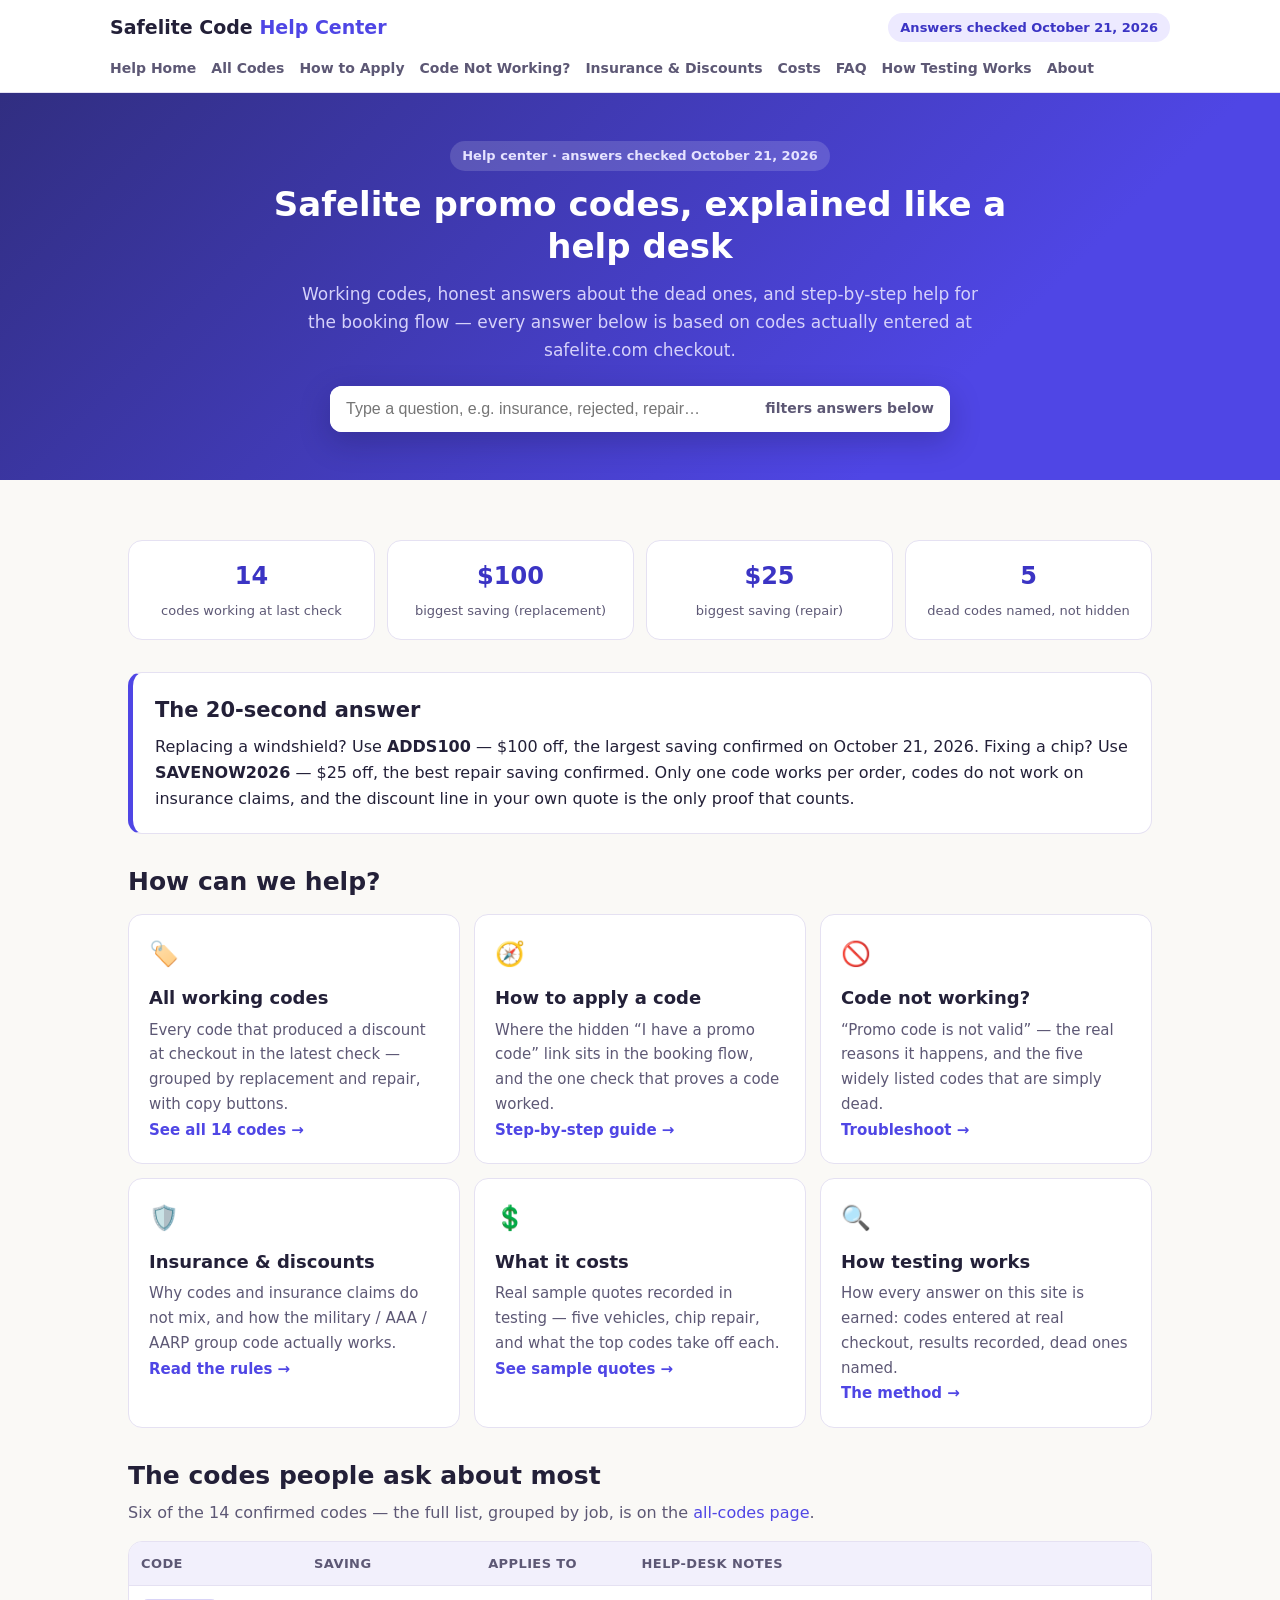
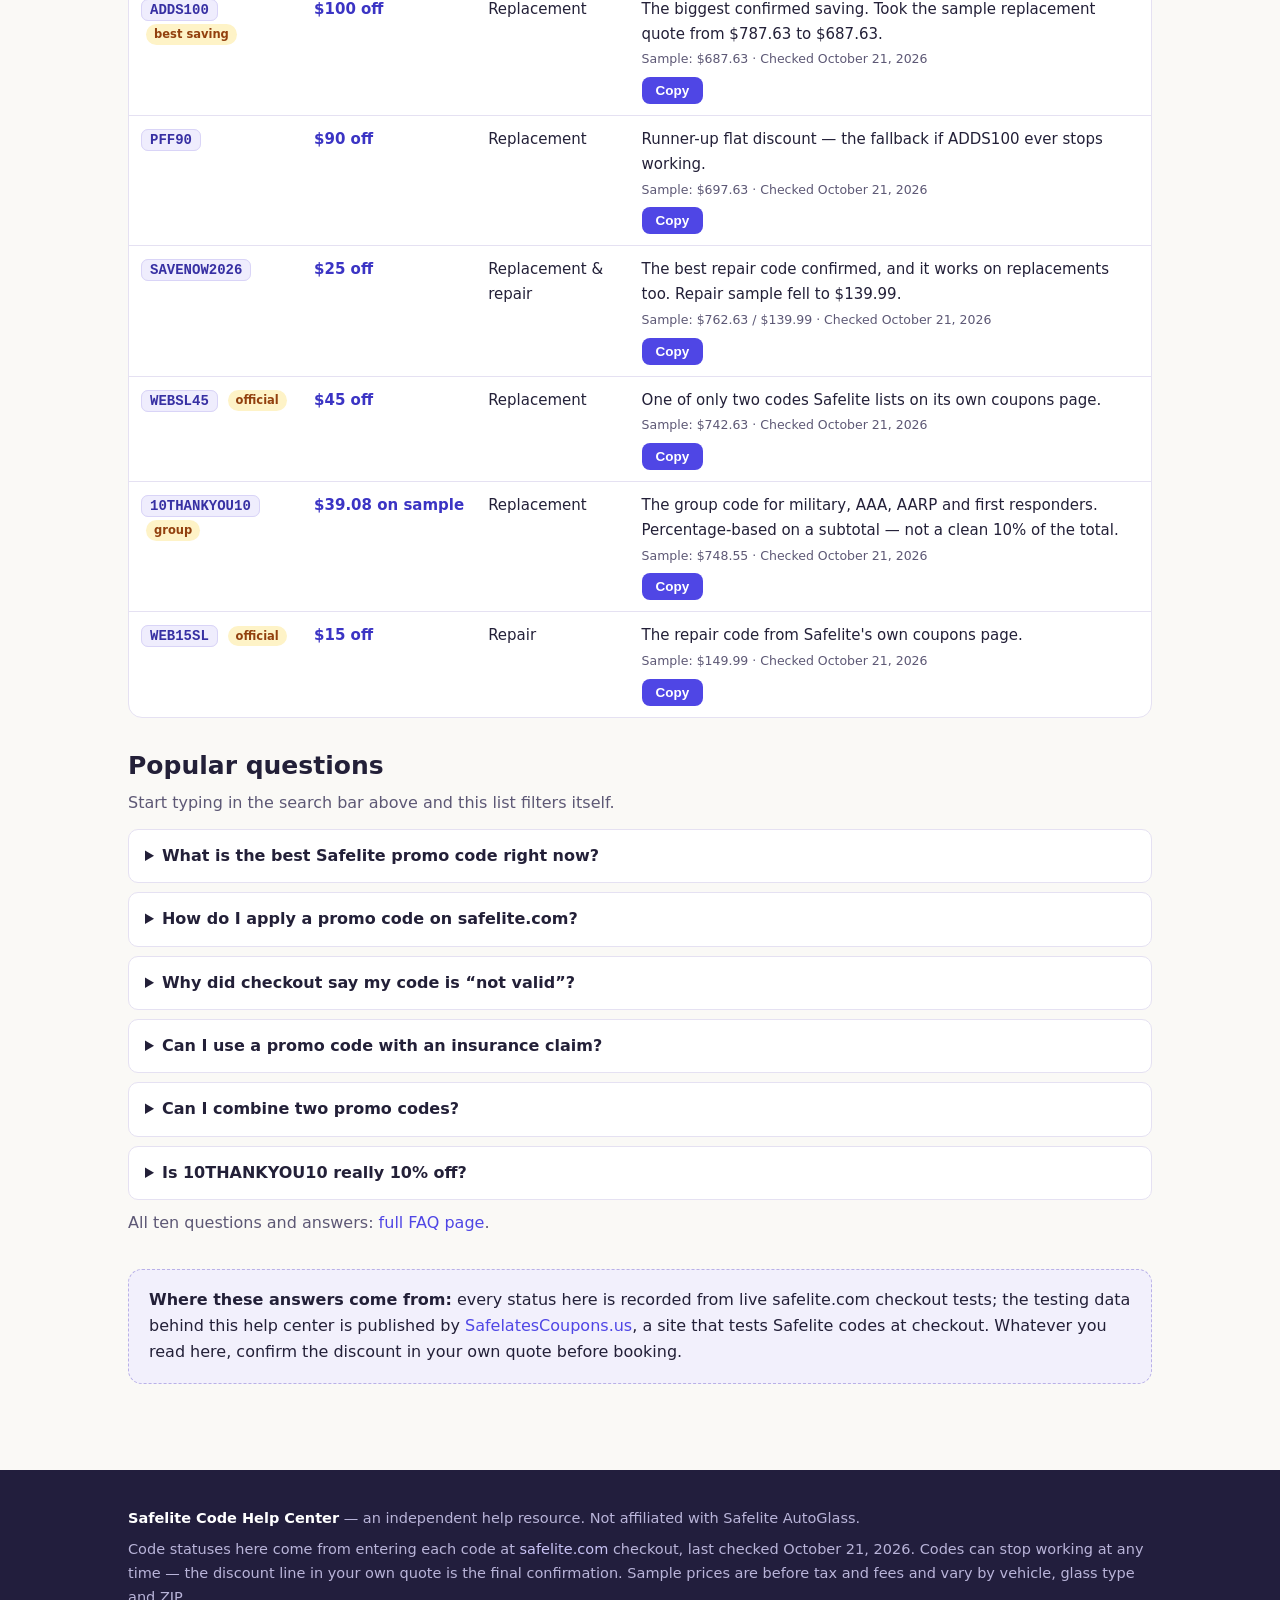
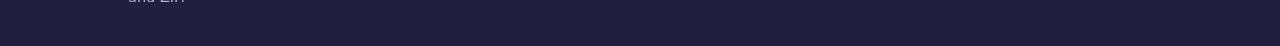
<file: index.html>
<!DOCTYPE html>
<html lang="en"><head><meta charset="UTF-8"><meta name="viewport" content="width=device-width,initial-scale=1">
<title>Safelite Promo Code Help Center: Working Codes &amp; Straight Answers (Oct 2026)</title><meta name="description" content="Help center for Safelite promo codes: the 14 codes confirmed at checkout on October 21, 2026, how to apply them, why codes get rejected, and what repairs and replacements cost.">
<link rel="canonical" href="https://YOUR-SITE.netlify.app/index.html"><meta property="og:type" content="website">
<meta property="og:title" content="Safelite Promo Code Help Center: Working Codes &amp; Straight Answers (Oct 2026)"><meta property="og:description" content="Help center for Safelite promo codes: the 14 codes confirmed at checkout on October 21, 2026, how to apply them, why codes get rejected, and what repairs and replacements cost.">
<meta property="og:url" content="https://YOUR-SITE.netlify.app/index.html"><link rel="stylesheet" href="style.css"></head>
<body><div class="topbar"><div class="wrap tbar"><a class="brand" href="index.html">Safelite Code <em>Help Center</em></a>
<span class="badge">Answers checked October 21, 2026</span><nav class="menu"><a href="index.html">Help Home</a><a href="all-codes.html">All Codes</a><a href="apply-code.html">How to Apply</a><a href="code-not-working.html">Code Not Working?</a><a href="insurance-and-discounts.html">Insurance &amp; Discounts</a><a href="costs.html">Costs</a><a href="faq.html">FAQ</a><a href="how-testing-works.html">How Testing Works</a><a href="about.html">About</a></nav></div></div><div class="hero"><div class="wrap">
<span class="badge" style="background:rgba(255,255,255,.15);color:#e6e3ff">Help center · answers checked October 21, 2026</span>
<h1>Safelite promo codes, explained like a help desk</h1>
<p>Working codes, honest answers about the dead ones, and step-by-step help for the booking flow — every answer below is based on codes actually entered at safelite.com checkout.</p>
<div class="searchbar"><input type="text" placeholder="Type a question, e.g. insurance, rejected, repair…" oninput="filterQ(this)"><span>filters answers below</span></div>
</div></div>
<main><div class="wrap">
<section><div class="hgrid">
<div class="hstat"><b>14</b><span>codes working at last check</span></div>
<div class="hstat"><b>$100</b><span>biggest saving (replacement)</span></div>
<div class="hstat"><b>$25</b><span>biggest saving (repair)</span></div>
<div class="hstat"><b>5</b><span>dead codes named, not hidden</span></div>
</div></section>
<section><div class="qabox"><h2 style="font-size:21px;margin-bottom:6px">The 20-second answer</h2>
<p>Replacing a windshield? Use <strong>ADDS100</strong> — $100 off, the largest saving confirmed on October 21, 2026. Fixing a chip? Use <strong>SAVENOW2026</strong> — $25 off, the best repair saving confirmed. Only one code works per order, codes do not work on insurance claims, and the discount line in your own quote is the only proof that counts.</p></div></section>
<section><h2 class="sec">How can we help?</h2>
<div class="topics">
<div class="topic"><div class="ic">🏷️</div><h3>All working codes</h3><p>Every code that produced a discount at checkout in the latest check — grouped by replacement and repair, with copy buttons.</p><a href="all-codes.html">See all 14 codes →</a></div>
<div class="topic"><div class="ic">🧭</div><h3>How to apply a code</h3><p>Where the hidden “I have a promo code” link sits in the booking flow, and the one check that proves a code worked.</p><a href="apply-code.html">Step-by-step guide →</a></div>
<div class="topic"><div class="ic">🚫</div><h3>Code not working?</h3><p>“Promo code is not valid” — the real reasons it happens, and the five widely listed codes that are simply dead.</p><a href="code-not-working.html">Troubleshoot →</a></div>
<div class="topic"><div class="ic">🛡️</div><h3>Insurance &amp; discounts</h3><p>Why codes and insurance claims do not mix, and how the military / AAA / AARP group code actually works.</p><a href="insurance-and-discounts.html">Read the rules →</a></div>
<div class="topic"><div class="ic">💲</div><h3>What it costs</h3><p>Real sample quotes recorded in testing — five vehicles, chip repair, and what the top codes take off each.</p><a href="costs.html">See sample quotes →</a></div>
<div class="topic"><div class="ic">🔍</div><h3>How testing works</h3><p>How every answer on this site is earned: codes entered at real checkout, results recorded, dead ones named.</p><a href="how-testing-works.html">The method →</a></div>
</div></section>
<section><h2 class="sec">The codes people ask about most</h2>
<p class="sub">Six of the 14 confirmed codes — the full list, grouped by job, is on the <a href="all-codes.html">all-codes page</a>.</p>
<div class="board" style="margin-top:14px"><table>
<tr><th>Code</th><th>Saving</th><th>Applies to</th><th>Help-desk notes</th></tr>
<tr><td><code class="pill">ADDS100</code> <span class="tag">best saving</span></td><td class="save">$100 off</td><td>Replacement</td><td>The biggest confirmed saving. Took the sample replacement quote from $787.63 to $687.63.<br><small style="color:var(--mut)">Sample: $687.63 · Checked October 21, 2026</small><br><button class="copybtn" onclick="copyCode(this,'ADDS100')">Copy</button></td></tr>
<tr><td><code class="pill">PFF90</code></td><td class="save">$90 off</td><td>Replacement</td><td>Runner-up flat discount — the fallback if ADDS100 ever stops working.<br><small style="color:var(--mut)">Sample: $697.63 · Checked October 21, 2026</small><br><button class="copybtn" onclick="copyCode(this,'PFF90')">Copy</button></td></tr>
<tr><td><code class="pill">SAVENOW2026</code></td><td class="save">$25 off</td><td>Replacement &amp; repair</td><td>The best repair code confirmed, and it works on replacements too. Repair sample fell to $139.99.<br><small style="color:var(--mut)">Sample: $762.63 / $139.99 · Checked October 21, 2026</small><br><button class="copybtn" onclick="copyCode(this,'SAVENOW2026')">Copy</button></td></tr>
<tr><td><code class="pill">WEBSL45</code> <span class="tag">official</span></td><td class="save">$45 off</td><td>Replacement</td><td>One of only two codes Safelite lists on its own coupons page.<br><small style="color:var(--mut)">Sample: $742.63 · Checked October 21, 2026</small><br><button class="copybtn" onclick="copyCode(this,'WEBSL45')">Copy</button></td></tr>
<tr><td><code class="pill">10THANKYOU10</code> <span class="tag">group</span></td><td class="save">$39.08 on sample</td><td>Replacement</td><td>The group code for military, AAA, AARP and first responders. Percentage-based on a subtotal — not a clean 10% of the total.<br><small style="color:var(--mut)">Sample: $748.55 · Checked October 21, 2026</small><br><button class="copybtn" onclick="copyCode(this,'10THANKYOU10')">Copy</button></td></tr>
<tr><td><code class="pill">WEB15SL</code> <span class="tag">official</span></td><td class="save">$15 off</td><td>Repair</td><td>The repair code from Safelite's own coupons page.<br><small style="color:var(--mut)">Sample: $149.99 · Checked October 21, 2026</small><br><button class="copybtn" onclick="copyCode(this,'WEB15SL')">Copy</button></td></tr>
</table></div></section>
<section><h2 class="sec">Popular questions</h2>
<p class="sub">Start typing in the search bar above and this list filters itself.</p>
<div style="margin-top:12px"><details class="qitem"><summary>What is the best Safelite promo code right now?</summary><p>ADDS100 — $100 off a windshield replacement, the largest saving confirmed at checkout on October 21, 2026. For a chip repair, the best confirmed code is SAVENOW2026 at $25 off.</p></details>
<details class="qitem"><summary>How do I apply a promo code on safelite.com?</summary><p>Start a quote, choose “pay on my own,” and on the quote screen tap “I have a promo code.” Paste the code, apply it, and check that a discount line appears and the total drops before you book.</p></details>
<details class="qitem"><summary>Why did checkout say my code is “not valid”?</summary><p>The usual reasons: the code has stopped working, it does not match your service (repair-only vs replacement-only), or you are booking through insurance, where codes do not apply. Five widely listed codes — SAVE20SL, GLASS20, RECA35ECJPH2, REPAIR10 and AAA10SL — were rejected in the latest check.</p></details>
<details class="qitem"><summary>Can I use a promo code with an insurance claim?</summary><p>No. Safelite's offer terms exclude insurance claims, even though a promo field appears in the insurance booking flow. Codes work when you pay on your own and schedule on safelite.com.</p></details>
<details class="qitem"><summary>Can I combine two promo codes?</summary><p>No. Checkout accepts one code per order, so pick the single biggest code for your job — for replacement that is ADDS100, for repair SAVENOW2026.</p></details>
<details class="qitem"><summary>Is 10THANKYOU10 really 10% off?</summary><p>Not 10% of the full price. In checkout testing it took $39.08 off a $787.63 replacement quote — about 5%, calculated on a subtotal. It is Safelite's group code for military, AAA, AARP and first responders, and eligibility is checked at the appointment.</p></details></div>
<p class="sub" style="margin-top:10px">All ten questions and answers: <a href="faq.html">full FAQ page</a>.</p></section>
<section><div class="src"><strong>Where these answers come from:</strong> every status here is recorded from live safelite.com checkout tests; the testing data behind this help center is published by <a href="https://safelatescoupons.us" rel="nofollow noopener" target="_blank">SafelatesCoupons.us</a>, a site that tests Safelite codes at checkout. Whatever you read here, confirm the discount in your own quote before booking.</div></section>
</div></main><footer class="site"><div class="wrap">
<p><strong style="color:#fff">Safelite Code Help Center</strong> — an independent help resource. Not affiliated with Safelite AutoGlass.</p>
<p>Code statuses here come from entering each code at <a href="https://www.safelite.com" rel="nofollow noopener" target="_blank">safelite.com</a> checkout, last checked October 21, 2026. Codes can stop working at any time — the discount line in your own quote is the final confirmation. Sample prices are before tax and fees and vary by vehicle, glass type and ZIP.</p>
</div></footer><script src="app.js"></script></body></html>
</file>
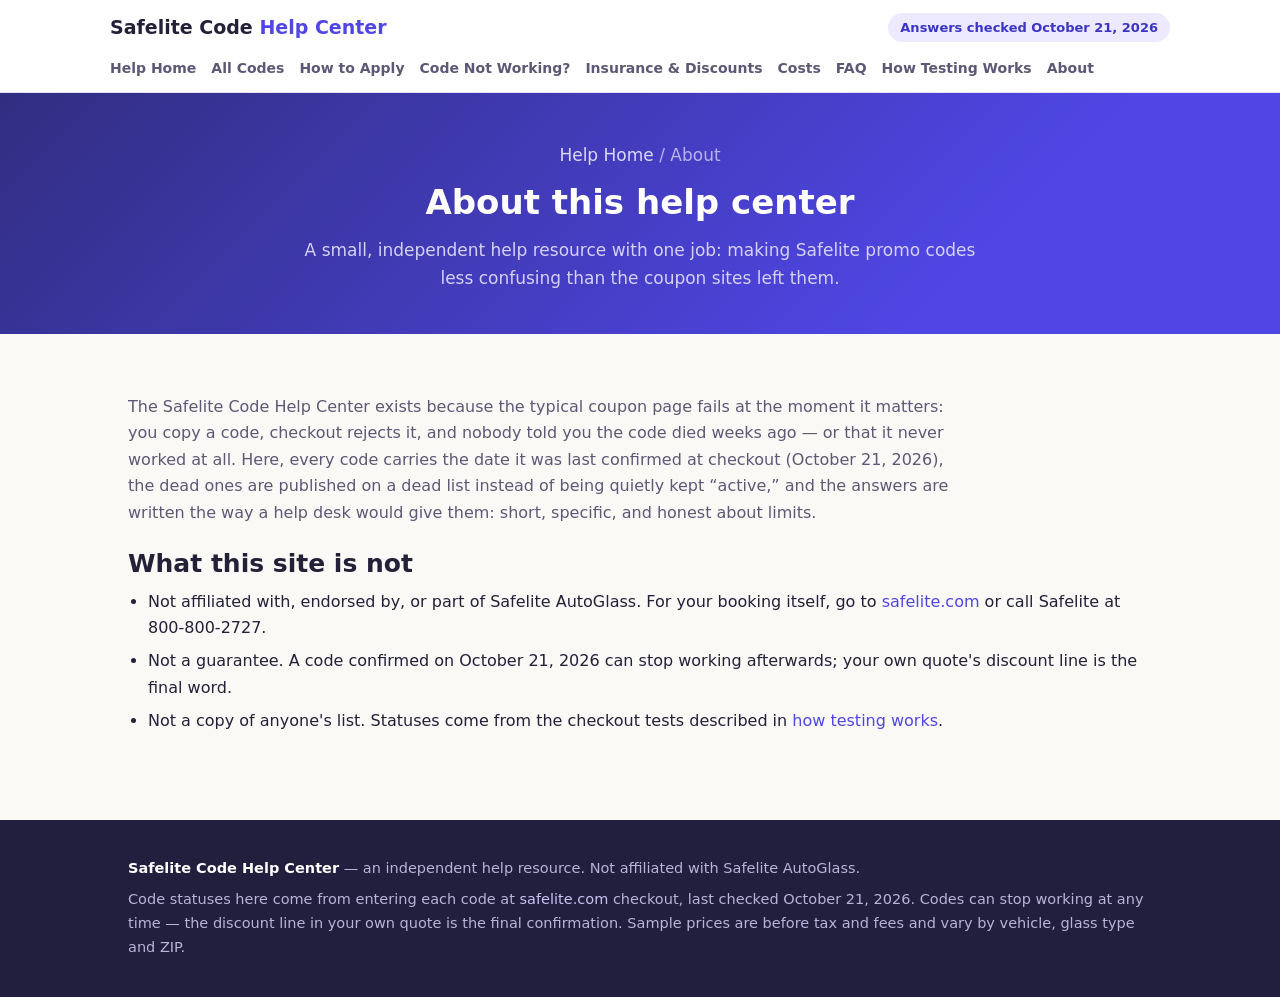
<file: about.html>
<!DOCTYPE html>
<html lang="en"><head><meta charset="UTF-8"><meta name="viewport" content="width=device-width,initial-scale=1">
<title>About the Safelite Code Help Center</title><meta name="description" content="About this independent help center for Safelite promo codes: what it does, how it differs from coupon listing sites, and what it is not.">
<link rel="canonical" href="https://YOUR-SITE.netlify.app/about.html"><meta property="og:type" content="website">
<meta property="og:title" content="About the Safelite Code Help Center"><meta property="og:description" content="About this independent help center for Safelite promo codes: what it does, how it differs from coupon listing sites, and what it is not.">
<meta property="og:url" content="https://YOUR-SITE.netlify.app/about.html"><link rel="stylesheet" href="style.css"></head>
<body><div class="topbar"><div class="wrap tbar"><a class="brand" href="index.html">Safelite Code <em>Help Center</em></a>
<span class="badge">Answers checked October 21, 2026</span><nav class="menu"><a href="index.html">Help Home</a><a href="all-codes.html">All Codes</a><a href="apply-code.html">How to Apply</a><a href="code-not-working.html">Code Not Working?</a><a href="insurance-and-discounts.html">Insurance &amp; Discounts</a><a href="costs.html">Costs</a><a href="faq.html">FAQ</a><a href="how-testing-works.html">How Testing Works</a><a href="about.html">About</a></nav></div></div><div class="hero"><div class="wrap">
<p class="crumb" style="color:#b9b3ec"><a href="index.html" style="color:#dcd8fb">Help Home</a> / About</p>
<h1>About this help center</h1><p>A small, independent help resource with one job: making Safelite promo codes less confusing than the coupon sites left them.</p></div></div><main><div class="wrap"><section>
<p class="sub">The Safelite Code Help Center exists because the typical coupon page fails at the moment it matters: you copy a code, checkout rejects it, and nobody told you the code died weeks ago — or that it never worked at all. Here, every code carries the date it was last confirmed at checkout (October 21, 2026), the dead ones are published on a dead list instead of being quietly kept “active,” and the answers are written the way a help desk would give them: short, specific, and honest about limits.</p>
<h2 class="sec" style="margin-top:22px">What this site is not</h2>
<ul class="tight">
<li>Not affiliated with, endorsed by, or part of Safelite AutoGlass. For your booking itself, go to <a href="https://www.safelite.com" rel="nofollow noopener" target="_blank">safelite.com</a> or call Safelite at 800-800-2727.</li>
<li>Not a guarantee. A code confirmed on October 21, 2026 can stop working afterwards; your own quote's discount line is the final word.</li>
<li>Not a copy of anyone's list. Statuses come from the checkout tests described in <a href="how-testing-works.html">how testing works</a>.</li>
</ul>
</section></div></main><footer class="site"><div class="wrap">
<p><strong style="color:#fff">Safelite Code Help Center</strong> — an independent help resource. Not affiliated with Safelite AutoGlass.</p>
<p>Code statuses here come from entering each code at <a href="https://www.safelite.com" rel="nofollow noopener" target="_blank">safelite.com</a> checkout, last checked October 21, 2026. Codes can stop working at any time — the discount line in your own quote is the final confirmation. Sample prices are before tax and fees and vary by vehicle, glass type and ZIP.</p>
</div></footer><script src="app.js"></script></body></html>
</file>
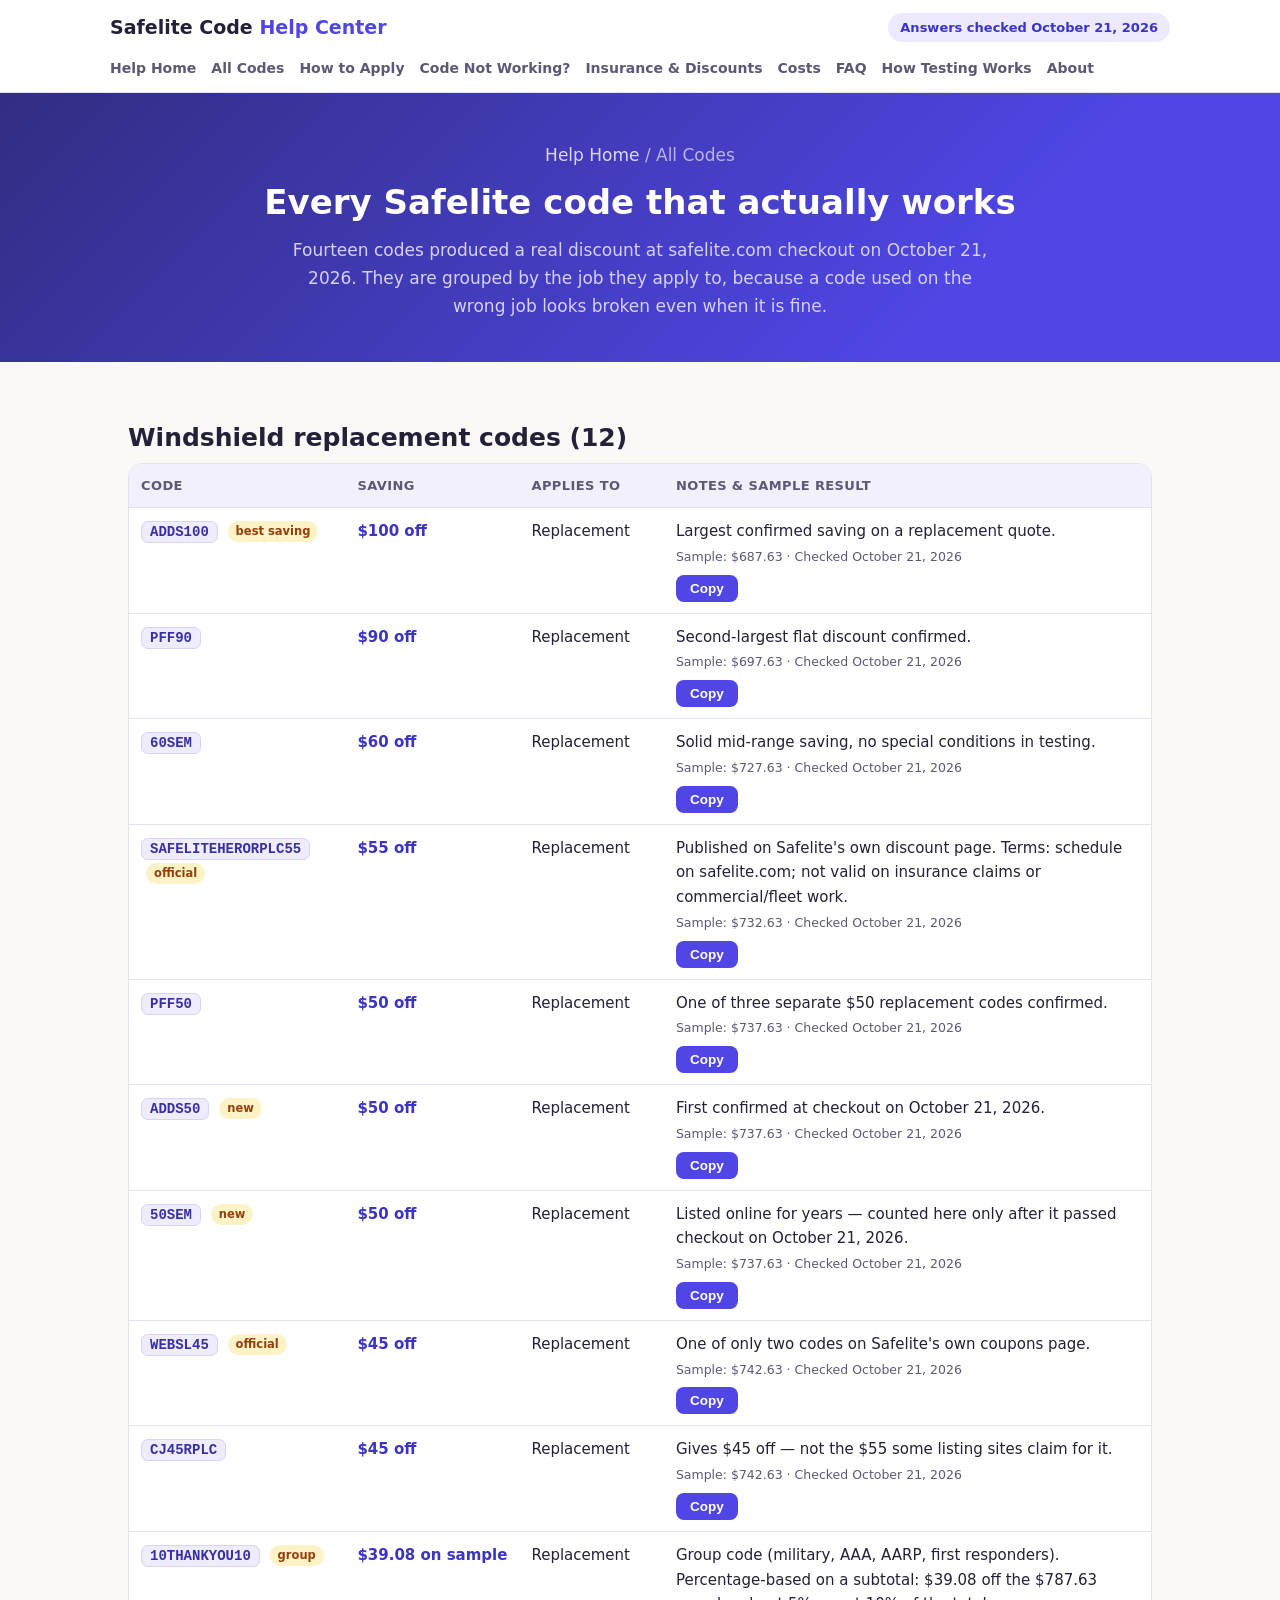
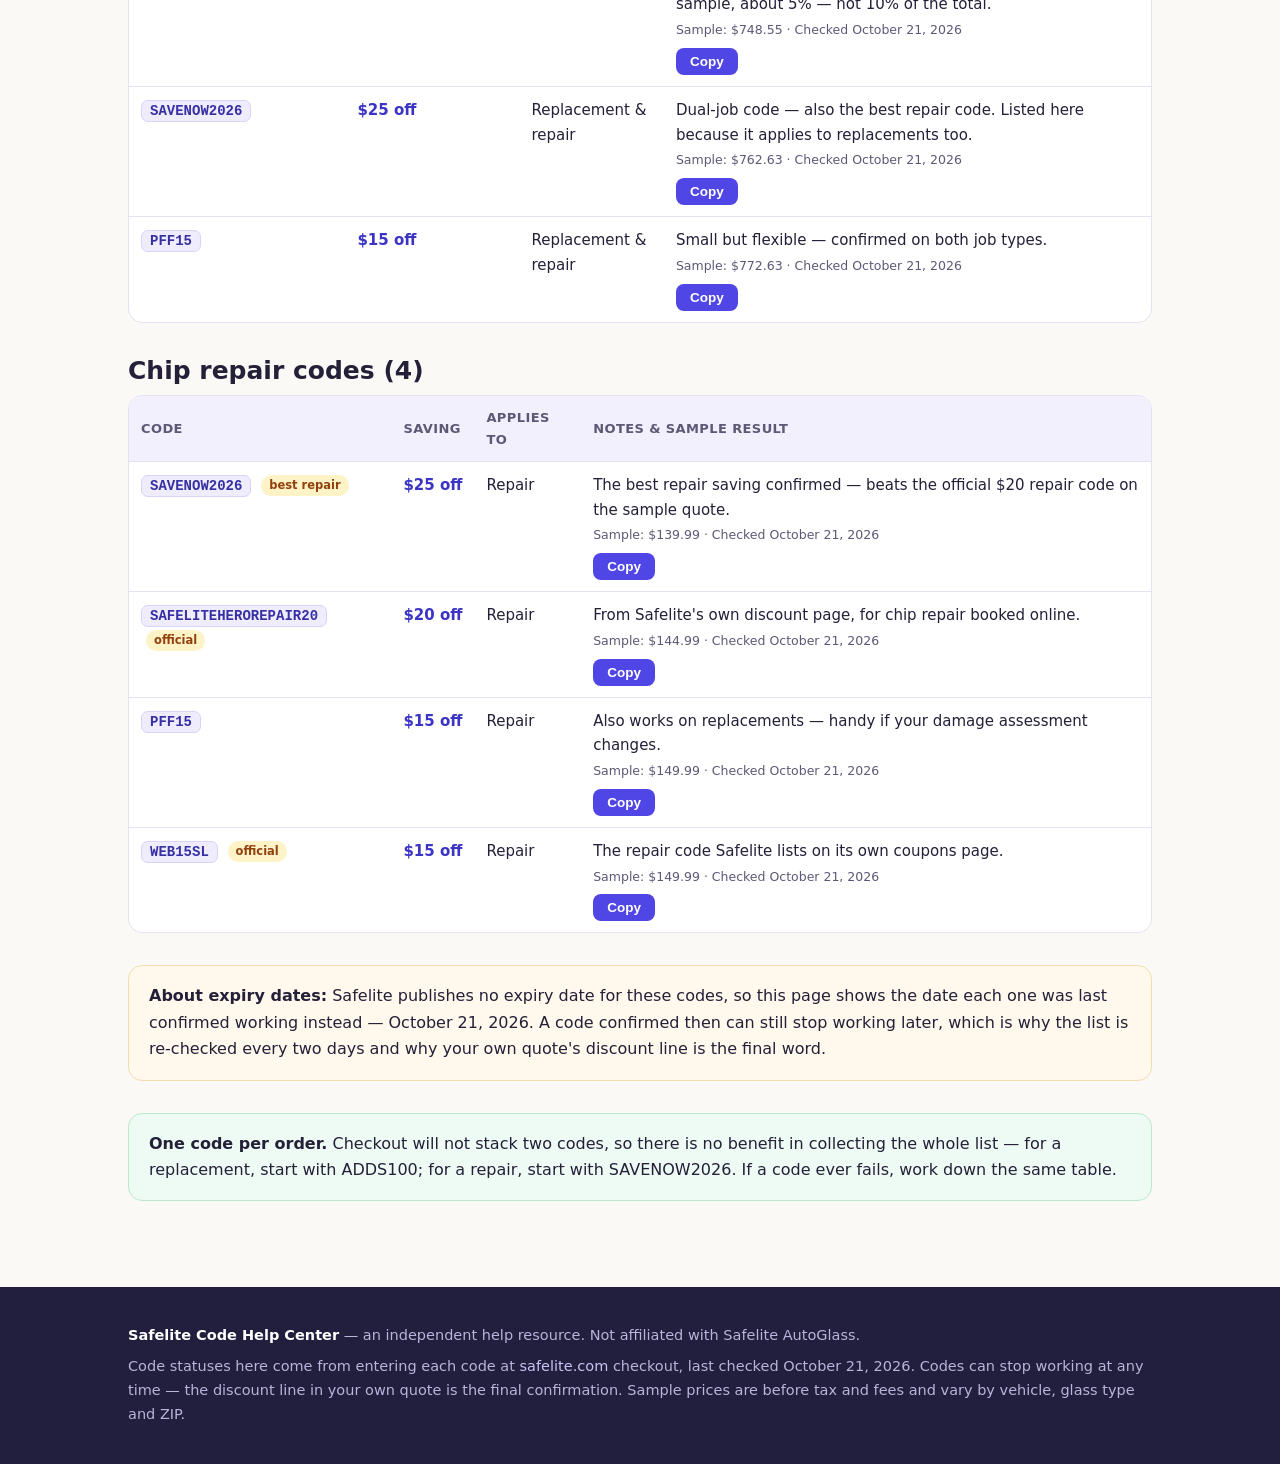
<file: all-codes.html>
<!DOCTYPE html>
<html lang="en"><head><meta charset="UTF-8"><meta name="viewport" content="width=device-width,initial-scale=1">
<title>All 14 Safelite Promo Codes That Work (Checked Oct 21, 2026)</title><meta name="description" content="The complete list of Safelite promo codes confirmed at checkout on October 21, 2026: 12 for windshield replacement, 4 for chip repair, each with its sample result.">
<link rel="canonical" href="https://YOUR-SITE.netlify.app/all-codes.html"><meta property="og:type" content="website">
<meta property="og:title" content="All 14 Safelite Promo Codes That Work (Checked Oct 21, 2026)"><meta property="og:description" content="The complete list of Safelite promo codes confirmed at checkout on October 21, 2026: 12 for windshield replacement, 4 for chip repair, each with its sample result.">
<meta property="og:url" content="https://YOUR-SITE.netlify.app/all-codes.html"><link rel="stylesheet" href="style.css"></head>
<body><div class="topbar"><div class="wrap tbar"><a class="brand" href="index.html">Safelite Code <em>Help Center</em></a>
<span class="badge">Answers checked October 21, 2026</span><nav class="menu"><a href="index.html">Help Home</a><a href="all-codes.html">All Codes</a><a href="apply-code.html">How to Apply</a><a href="code-not-working.html">Code Not Working?</a><a href="insurance-and-discounts.html">Insurance &amp; Discounts</a><a href="costs.html">Costs</a><a href="faq.html">FAQ</a><a href="how-testing-works.html">How Testing Works</a><a href="about.html">About</a></nav></div></div><div class="hero"><div class="wrap">
<p class="crumb" style="color:#b9b3ec"><a href="index.html" style="color:#dcd8fb">Help Home</a> / All Codes</p>
<h1>Every Safelite code that actually works</h1><p>Fourteen codes produced a real discount at safelite.com checkout on October 21, 2026. They are grouped by the job they apply to, because a code used on the wrong job looks broken even when it is fine.</p></div></div><main><div class="wrap">
<section><h2 class="sec">Windshield replacement codes (12)</h2>
<div class="board"><table>
<tr><th>Code</th><th>Saving</th><th>Applies to</th><th>Notes &amp; sample result</th></tr>
<tr><td><code class="pill">ADDS100</code> <span class="tag">best saving</span></td><td class="save">$100 off</td><td>Replacement</td><td>Largest confirmed saving on a replacement quote.<br><small style="color:var(--mut)">Sample: $687.63 · Checked October 21, 2026</small><br><button class="copybtn" onclick="copyCode(this,'ADDS100')">Copy</button></td></tr>
<tr><td><code class="pill">PFF90</code></td><td class="save">$90 off</td><td>Replacement</td><td>Second-largest flat discount confirmed.<br><small style="color:var(--mut)">Sample: $697.63 · Checked October 21, 2026</small><br><button class="copybtn" onclick="copyCode(this,'PFF90')">Copy</button></td></tr>
<tr><td><code class="pill">60SEM</code></td><td class="save">$60 off</td><td>Replacement</td><td>Solid mid-range saving, no special conditions in testing.<br><small style="color:var(--mut)">Sample: $727.63 · Checked October 21, 2026</small><br><button class="copybtn" onclick="copyCode(this,'60SEM')">Copy</button></td></tr>
<tr><td><code class="pill">SAFELITEHERORPLC55</code> <span class="tag">official</span></td><td class="save">$55 off</td><td>Replacement</td><td>Published on Safelite's own discount page. Terms: schedule on safelite.com; not valid on insurance claims or commercial/fleet work.<br><small style="color:var(--mut)">Sample: $732.63 · Checked October 21, 2026</small><br><button class="copybtn" onclick="copyCode(this,'SAFELITEHERORPLC55')">Copy</button></td></tr>
<tr><td><code class="pill">PFF50</code></td><td class="save">$50 off</td><td>Replacement</td><td>One of three separate $50 replacement codes confirmed.<br><small style="color:var(--mut)">Sample: $737.63 · Checked October 21, 2026</small><br><button class="copybtn" onclick="copyCode(this,'PFF50')">Copy</button></td></tr>
<tr><td><code class="pill">ADDS50</code> <span class="tag">new</span></td><td class="save">$50 off</td><td>Replacement</td><td>First confirmed at checkout on October 21, 2026.<br><small style="color:var(--mut)">Sample: $737.63 · Checked October 21, 2026</small><br><button class="copybtn" onclick="copyCode(this,'ADDS50')">Copy</button></td></tr>
<tr><td><code class="pill">50SEM</code> <span class="tag">new</span></td><td class="save">$50 off</td><td>Replacement</td><td>Listed online for years — counted here only after it passed checkout on October 21, 2026.<br><small style="color:var(--mut)">Sample: $737.63 · Checked October 21, 2026</small><br><button class="copybtn" onclick="copyCode(this,'50SEM')">Copy</button></td></tr>
<tr><td><code class="pill">WEBSL45</code> <span class="tag">official</span></td><td class="save">$45 off</td><td>Replacement</td><td>One of only two codes on Safelite's own coupons page.<br><small style="color:var(--mut)">Sample: $742.63 · Checked October 21, 2026</small><br><button class="copybtn" onclick="copyCode(this,'WEBSL45')">Copy</button></td></tr>
<tr><td><code class="pill">CJ45RPLC</code></td><td class="save">$45 off</td><td>Replacement</td><td>Gives $45 off — not the $55 some listing sites claim for it.<br><small style="color:var(--mut)">Sample: $742.63 · Checked October 21, 2026</small><br><button class="copybtn" onclick="copyCode(this,'CJ45RPLC')">Copy</button></td></tr>
<tr><td><code class="pill">10THANKYOU10</code> <span class="tag">group</span></td><td class="save">$39.08 on sample</td><td>Replacement</td><td>Group code (military, AAA, AARP, first responders). Percentage-based on a subtotal: $39.08 off the $787.63 sample, about 5% — not 10% of the total.<br><small style="color:var(--mut)">Sample: $748.55 · Checked October 21, 2026</small><br><button class="copybtn" onclick="copyCode(this,'10THANKYOU10')">Copy</button></td></tr>
<tr><td><code class="pill">SAVENOW2026</code></td><td class="save">$25 off</td><td>Replacement &amp; repair</td><td>Dual-job code — also the best repair code. Listed here because it applies to replacements too.<br><small style="color:var(--mut)">Sample: $762.63 · Checked October 21, 2026</small><br><button class="copybtn" onclick="copyCode(this,'SAVENOW2026')">Copy</button></td></tr>
<tr><td><code class="pill">PFF15</code></td><td class="save">$15 off</td><td>Replacement &amp; repair</td><td>Small but flexible — confirmed on both job types.<br><small style="color:var(--mut)">Sample: $772.63 · Checked October 21, 2026</small><br><button class="copybtn" onclick="copyCode(this,'PFF15')">Copy</button></td></tr>
</table></div></section>
<section><h2 class="sec">Chip repair codes (4)</h2>
<div class="board"><table>
<tr><th>Code</th><th>Saving</th><th>Applies to</th><th>Notes &amp; sample result</th></tr>
<tr><td><code class="pill">SAVENOW2026</code> <span class="tag">best repair</span></td><td class="save">$25 off</td><td>Repair</td><td>The best repair saving confirmed — beats the official $20 repair code on the sample quote.<br><small style="color:var(--mut)">Sample: $139.99 · Checked October 21, 2026</small><br><button class="copybtn" onclick="copyCode(this,'SAVENOW2026')">Copy</button></td></tr>
<tr><td><code class="pill">SAFELITEHEROREPAIR20</code> <span class="tag">official</span></td><td class="save">$20 off</td><td>Repair</td><td>From Safelite's own discount page, for chip repair booked online.<br><small style="color:var(--mut)">Sample: $144.99 · Checked October 21, 2026</small><br><button class="copybtn" onclick="copyCode(this,'SAFELITEHEROREPAIR20')">Copy</button></td></tr>
<tr><td><code class="pill">PFF15</code></td><td class="save">$15 off</td><td>Repair</td><td>Also works on replacements — handy if your damage assessment changes.<br><small style="color:var(--mut)">Sample: $149.99 · Checked October 21, 2026</small><br><button class="copybtn" onclick="copyCode(this,'PFF15')">Copy</button></td></tr>
<tr><td><code class="pill">WEB15SL</code> <span class="tag">official</span></td><td class="save">$15 off</td><td>Repair</td><td>The repair code Safelite lists on its own coupons page.<br><small style="color:var(--mut)">Sample: $149.99 · Checked October 21, 2026</small><br><button class="copybtn" onclick="copyCode(this,'WEB15SL')">Copy</button></td></tr>
</table></div></section>
<section><div class="warn"><strong>About expiry dates:</strong> Safelite publishes no expiry date for these codes, so this page shows the date each one was last confirmed working instead — October 21, 2026. A code confirmed then can still stop working later, which is why the list is re-checked every two days and why your own quote's discount line is the final word.</div></section>
<section><div class="callout"><strong>One code per order.</strong> Checkout will not stack two codes, so there is no benefit in collecting the whole list — for a replacement, start with ADDS100; for a repair, start with SAVENOW2026. If a code ever fails, work down the same table.</div></section>
</div></main><footer class="site"><div class="wrap">
<p><strong style="color:#fff">Safelite Code Help Center</strong> — an independent help resource. Not affiliated with Safelite AutoGlass.</p>
<p>Code statuses here come from entering each code at <a href="https://www.safelite.com" rel="nofollow noopener" target="_blank">safelite.com</a> checkout, last checked October 21, 2026. Codes can stop working at any time — the discount line in your own quote is the final confirmation. Sample prices are before tax and fees and vary by vehicle, glass type and ZIP.</p>
</div></footer><script src="app.js"></script></body></html>
</file>
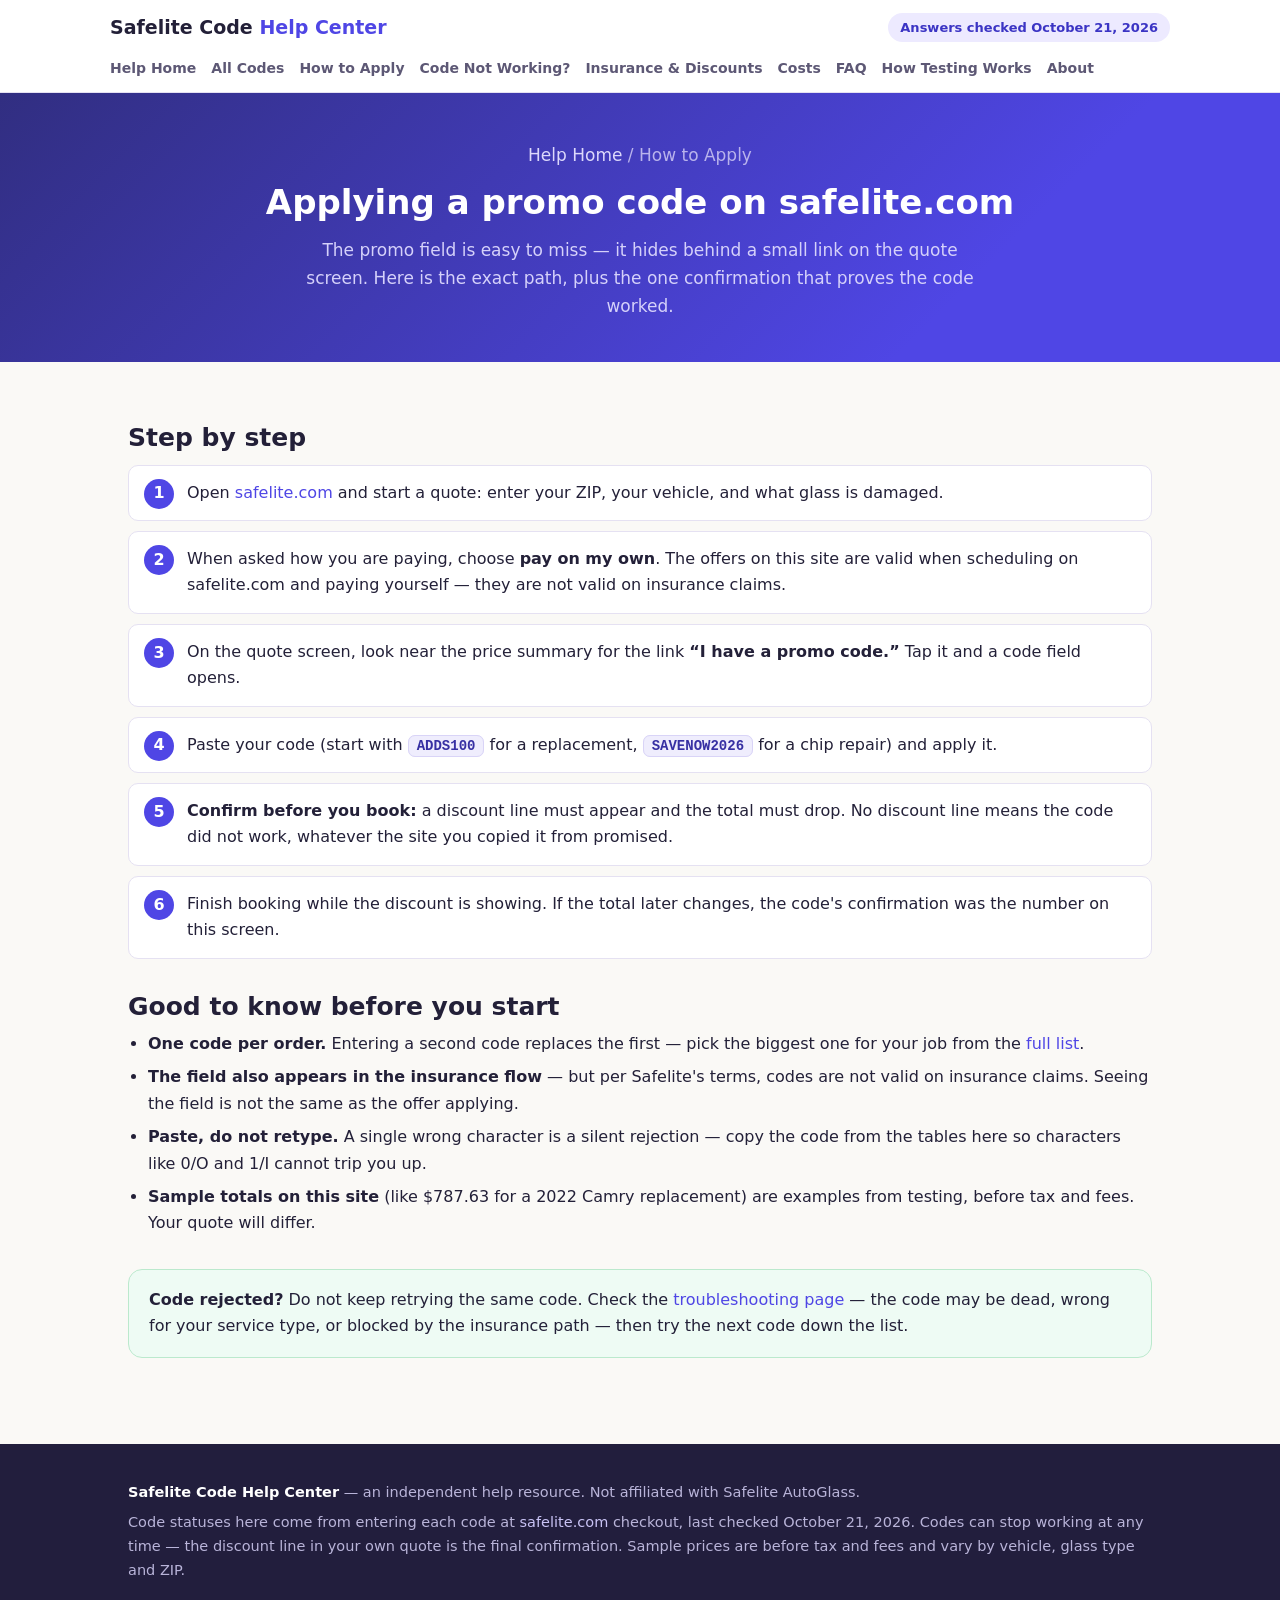
<file: apply-code.html>
<!DOCTYPE html>
<html lang="en"><head><meta charset="UTF-8"><meta name="viewport" content="width=device-width,initial-scale=1">
<title>How to Apply a Safelite Promo Code at Checkout (Step by Step)</title><meta name="description" content="Where to find the promo code field on safelite.com, how to apply a code, and how to confirm the discount actually landed before you book.">
<link rel="canonical" href="https://YOUR-SITE.netlify.app/apply-code.html"><meta property="og:type" content="website">
<meta property="og:title" content="How to Apply a Safelite Promo Code at Checkout (Step by Step)"><meta property="og:description" content="Where to find the promo code field on safelite.com, how to apply a code, and how to confirm the discount actually landed before you book.">
<meta property="og:url" content="https://YOUR-SITE.netlify.app/apply-code.html"><link rel="stylesheet" href="style.css"></head>
<body><div class="topbar"><div class="wrap tbar"><a class="brand" href="index.html">Safelite Code <em>Help Center</em></a>
<span class="badge">Answers checked October 21, 2026</span><nav class="menu"><a href="index.html">Help Home</a><a href="all-codes.html">All Codes</a><a href="apply-code.html">How to Apply</a><a href="code-not-working.html">Code Not Working?</a><a href="insurance-and-discounts.html">Insurance &amp; Discounts</a><a href="costs.html">Costs</a><a href="faq.html">FAQ</a><a href="how-testing-works.html">How Testing Works</a><a href="about.html">About</a></nav></div></div><div class="hero"><div class="wrap">
<p class="crumb" style="color:#b9b3ec"><a href="index.html" style="color:#dcd8fb">Help Home</a> / How to Apply</p>
<h1>Applying a promo code on safelite.com</h1><p>The promo field is easy to miss — it hides behind a small link on the quote screen. Here is the exact path, plus the one confirmation that proves the code worked.</p></div></div><main><div class="wrap">
<section><h2 class="sec">Step by step</h2>
<ol class="steps">
<li>Open <a href="https://www.safelite.com" rel="nofollow noopener" target="_blank">safelite.com</a> and start a quote: enter your ZIP, your vehicle, and what glass is damaged.</li>
<li>When asked how you are paying, choose <strong>pay on my own</strong>. The offers on this site are valid when scheduling on safelite.com and paying yourself — they are not valid on insurance claims.</li>
<li>On the quote screen, look near the price summary for the link <strong>“I have a promo code.”</strong> Tap it and a code field opens.</li>
<li>Paste your code (start with <code class="pill">ADDS100</code> for a replacement, <code class="pill">SAVENOW2026</code> for a chip repair) and apply it.</li>
<li><strong>Confirm before you book:</strong> a discount line must appear and the total must drop. No discount line means the code did not work, whatever the site you copied it from promised.</li>
<li>Finish booking while the discount is showing. If the total later changes, the code's confirmation was the number on this screen.</li>
</ol></section>
<section><h2 class="sec">Good to know before you start</h2>
<ul class="tight">
<li><strong>One code per order.</strong> Entering a second code replaces the first — pick the biggest one for your job from the <a href="all-codes.html">full list</a>.</li>
<li><strong>The field also appears in the insurance flow</strong> — but per Safelite's terms, codes are not valid on insurance claims. Seeing the field is not the same as the offer applying.</li>
<li><strong>Paste, do not retype.</strong> A single wrong character is a silent rejection — copy the code from the tables here so characters like 0/O and 1/I cannot trip you up.</li>
<li><strong>Sample totals on this site</strong> (like $787.63 for a 2022 Camry replacement) are examples from testing, before tax and fees. Your quote will differ.</li>
</ul></section>
<section><div class="callout"><strong>Code rejected?</strong> Do not keep retrying the same code. Check the <a href="code-not-working.html">troubleshooting page</a> — the code may be dead, wrong for your service type, or blocked by the insurance path — then try the next code down the list.</div></section>
</div></main><footer class="site"><div class="wrap">
<p><strong style="color:#fff">Safelite Code Help Center</strong> — an independent help resource. Not affiliated with Safelite AutoGlass.</p>
<p>Code statuses here come from entering each code at <a href="https://www.safelite.com" rel="nofollow noopener" target="_blank">safelite.com</a> checkout, last checked October 21, 2026. Codes can stop working at any time — the discount line in your own quote is the final confirmation. Sample prices are before tax and fees and vary by vehicle, glass type and ZIP.</p>
</div></footer><script src="app.js"></script></body></html>
</file>
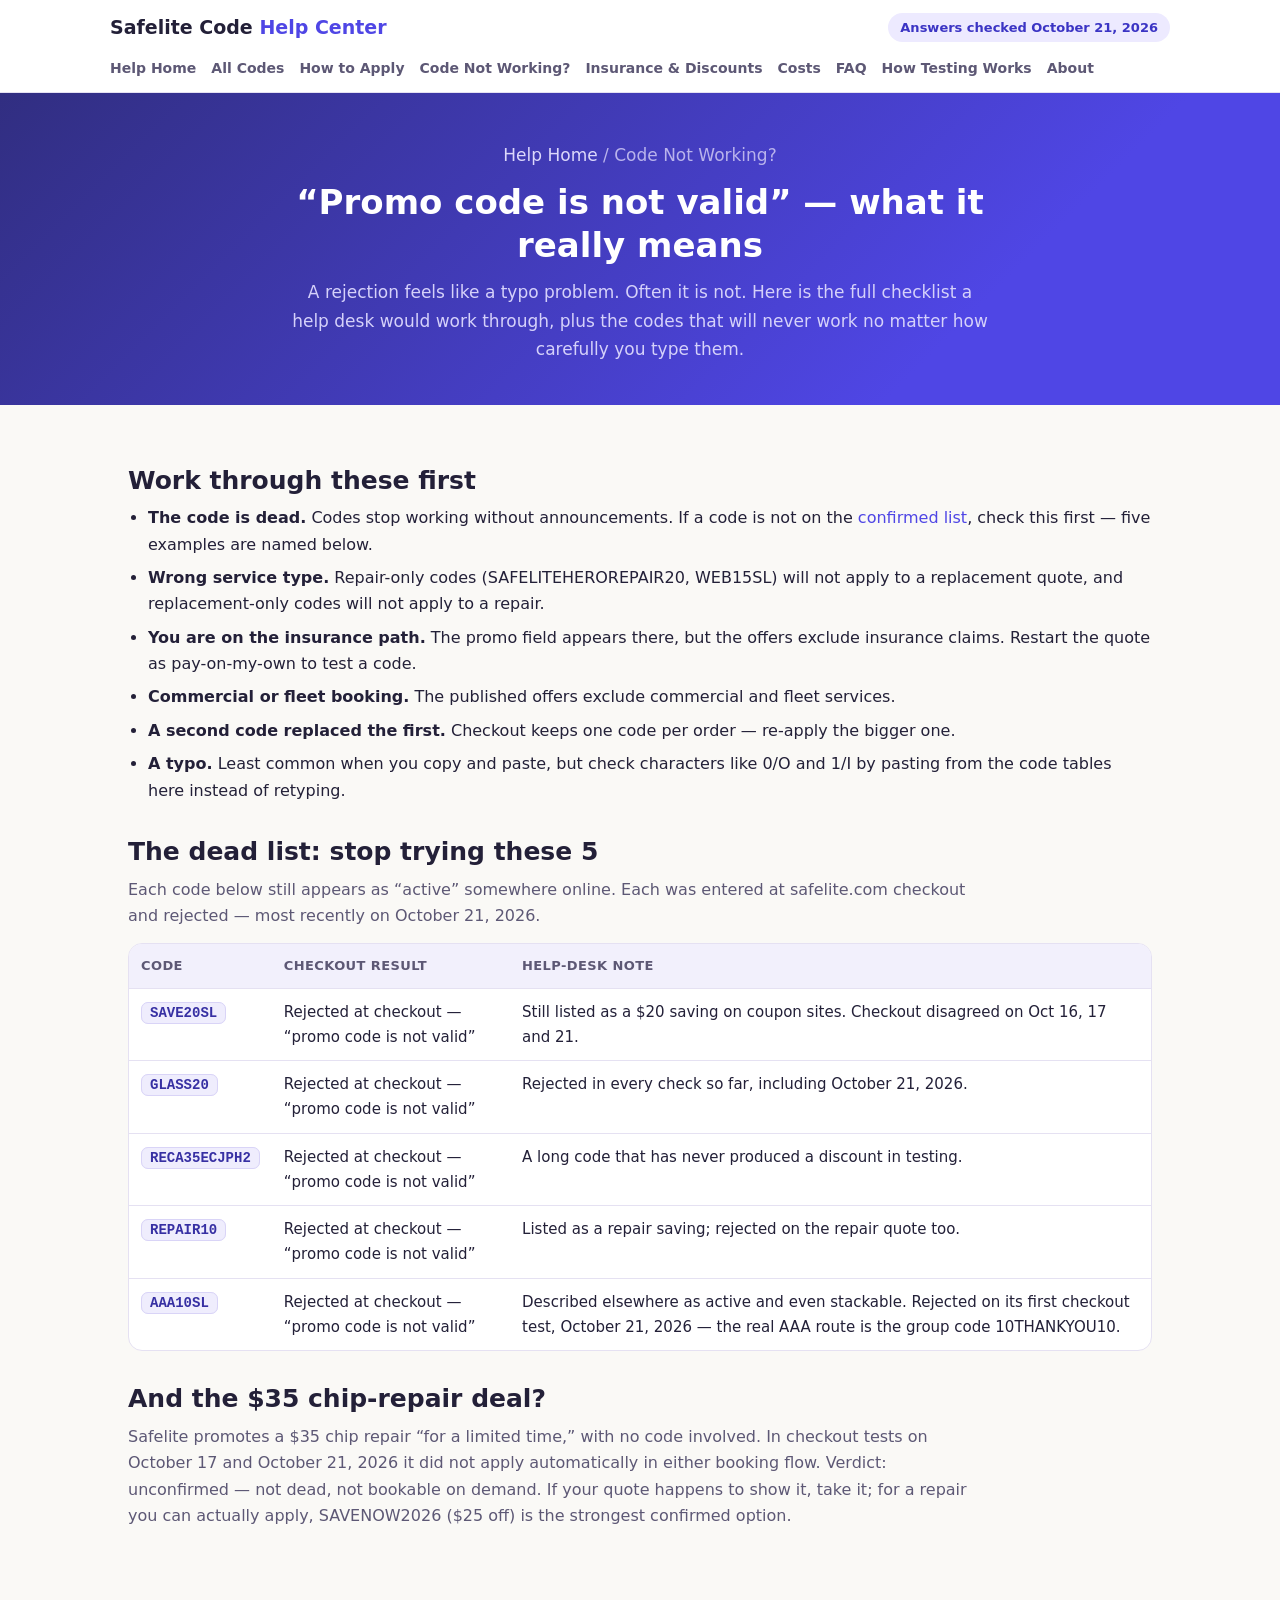
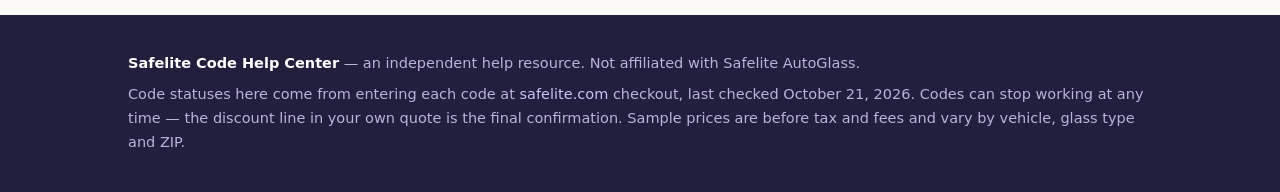
<file: code-not-working.html>
<!DOCTYPE html>
<html lang="en"><head><meta charset="UTF-8"><meta name="viewport" content="width=device-width,initial-scale=1">
<title>Safelite Promo Code Not Working? Reasons &amp; the 5 Dead Codes</title><meta name="description" content="Why safelite.com says “promo code is not valid”: dead codes, wrong service type, the insurance path — and the 5 codes to stop trying, confirmed by checkout tests.">
<link rel="canonical" href="https://YOUR-SITE.netlify.app/code-not-working.html"><meta property="og:type" content="website">
<meta property="og:title" content="Safelite Promo Code Not Working? Reasons &amp; the 5 Dead Codes"><meta property="og:description" content="Why safelite.com says “promo code is not valid”: dead codes, wrong service type, the insurance path — and the 5 codes to stop trying, confirmed by checkout tests.">
<meta property="og:url" content="https://YOUR-SITE.netlify.app/code-not-working.html"><link rel="stylesheet" href="style.css"></head>
<body><div class="topbar"><div class="wrap tbar"><a class="brand" href="index.html">Safelite Code <em>Help Center</em></a>
<span class="badge">Answers checked October 21, 2026</span><nav class="menu"><a href="index.html">Help Home</a><a href="all-codes.html">All Codes</a><a href="apply-code.html">How to Apply</a><a href="code-not-working.html">Code Not Working?</a><a href="insurance-and-discounts.html">Insurance &amp; Discounts</a><a href="costs.html">Costs</a><a href="faq.html">FAQ</a><a href="how-testing-works.html">How Testing Works</a><a href="about.html">About</a></nav></div></div><div class="hero"><div class="wrap">
<p class="crumb" style="color:#b9b3ec"><a href="index.html" style="color:#dcd8fb">Help Home</a> / Code Not Working?</p>
<h1>“Promo code is not valid” — what it really means</h1><p>A rejection feels like a typo problem. Often it is not. Here is the full checklist a help desk would work through, plus the codes that will never work no matter how carefully you type them.</p></div></div><main><div class="wrap">
<section><h2 class="sec">Work through these first</h2>
<ul class="tight">
<li><strong>The code is dead.</strong> Codes stop working without announcements. If a code is not on the <a href="all-codes.html">confirmed list</a>, check this first — five examples are named below.</li>
<li><strong>Wrong service type.</strong> Repair-only codes (SAFELITEHEROREPAIR20, WEB15SL) will not apply to a replacement quote, and replacement-only codes will not apply to a repair.</li>
<li><strong>You are on the insurance path.</strong> The promo field appears there, but the offers exclude insurance claims. Restart the quote as pay-on-my-own to test a code.</li>
<li><strong>Commercial or fleet booking.</strong> The published offers exclude commercial and fleet services.</li>
<li><strong>A second code replaced the first.</strong> Checkout keeps one code per order — re-apply the bigger one.</li>
<li><strong>A typo.</strong> Least common when you copy and paste, but check characters like 0/O and 1/I by pasting from the code tables here instead of retyping.</li>
</ul></section>
<section><h2 class="sec">The dead list: stop trying these 5</h2>
<p class="sub">Each code below still appears as “active” somewhere online. Each was entered at safelite.com checkout and rejected — most recently on October 21, 2026.</p>
<div class="board" style="margin-top:14px"><table>
<tr><th>Code</th><th>Checkout result</th><th>Help-desk note</th></tr>
<tr><td><code class="pill">SAVE20SL</code></td><td>Rejected at checkout — “promo code is not valid”</td><td>Still listed as a $20 saving on coupon sites. Checkout disagreed on Oct 16, 17 and 21.</td></tr>
<tr><td><code class="pill">GLASS20</code></td><td>Rejected at checkout — “promo code is not valid”</td><td>Rejected in every check so far, including October 21, 2026.</td></tr>
<tr><td><code class="pill">RECA35ECJPH2</code></td><td>Rejected at checkout — “promo code is not valid”</td><td>A long code that has never produced a discount in testing.</td></tr>
<tr><td><code class="pill">REPAIR10</code></td><td>Rejected at checkout — “promo code is not valid”</td><td>Listed as a repair saving; rejected on the repair quote too.</td></tr>
<tr><td><code class="pill">AAA10SL</code></td><td>Rejected at checkout — “promo code is not valid”</td><td>Described elsewhere as active and even stackable. Rejected on its first checkout test, October 21, 2026 — the real AAA route is the group code 10THANKYOU10.</td></tr>
</table></div></section>
<section><h2 class="sec">And the $35 chip-repair deal?</h2>
<p class="sub">Safelite promotes a $35 chip repair “for a limited time,” with no code involved. In checkout tests on October 17 and October 21, 2026 it did not apply automatically in either booking flow. Verdict: unconfirmed — not dead, not bookable on demand. If your quote happens to show it, take it; for a repair you can actually apply, SAVENOW2026 ($25 off) is the strongest confirmed option.</p></section>
</div></main><footer class="site"><div class="wrap">
<p><strong style="color:#fff">Safelite Code Help Center</strong> — an independent help resource. Not affiliated with Safelite AutoGlass.</p>
<p>Code statuses here come from entering each code at <a href="https://www.safelite.com" rel="nofollow noopener" target="_blank">safelite.com</a> checkout, last checked October 21, 2026. Codes can stop working at any time — the discount line in your own quote is the final confirmation. Sample prices are before tax and fees and vary by vehicle, glass type and ZIP.</p>
</div></footer><script src="app.js"></script></body></html>
</file>
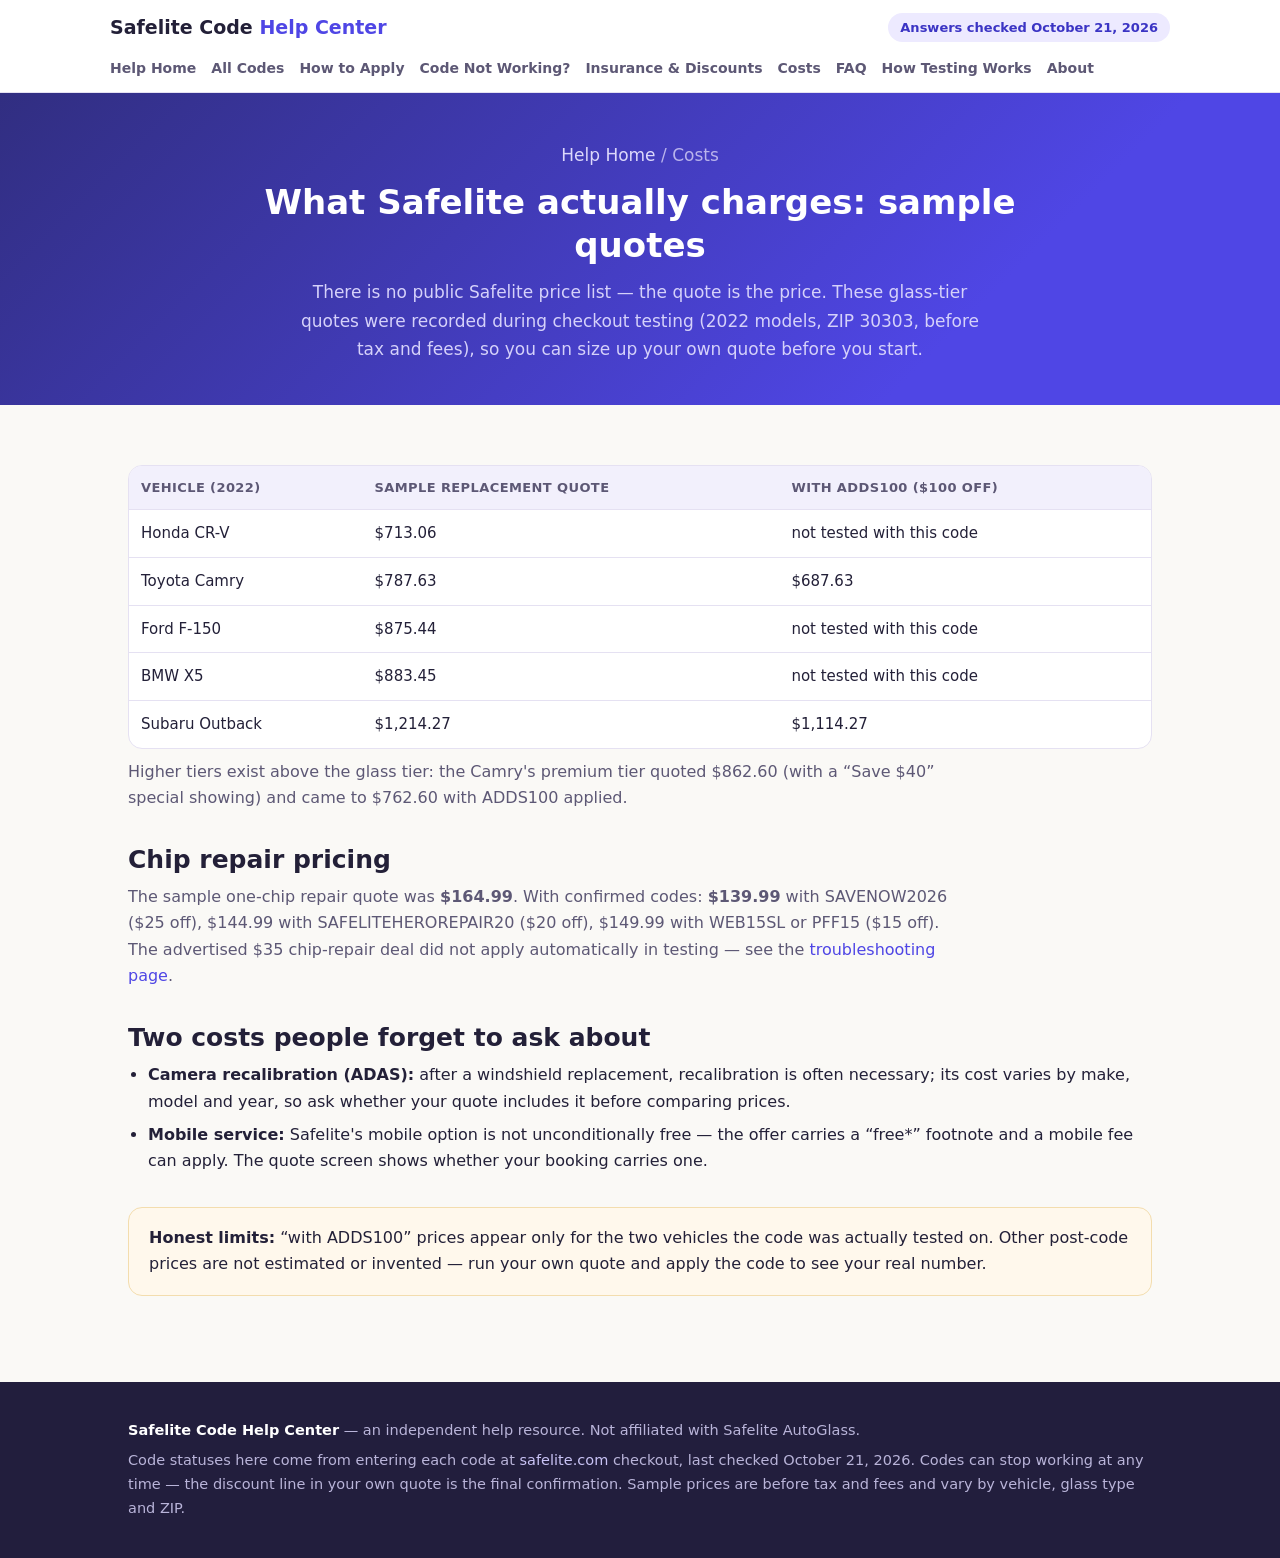
<file: costs.html>
<!DOCTYPE html>
<html lang="en"><head><meta charset="UTF-8"><meta name="viewport" content="width=device-width,initial-scale=1">
<title>What Safelite Costs: Real Sample Quotes From Testing (Oct 2026)</title><meta name="description" content="Safelite sample quotes recorded during checkout testing: windshield replacement $713–$1,214 by vehicle, chip repair $164.99, and what the confirmed codes take off.">
<link rel="canonical" href="https://YOUR-SITE.netlify.app/costs.html"><meta property="og:type" content="website">
<meta property="og:title" content="What Safelite Costs: Real Sample Quotes From Testing (Oct 2026)"><meta property="og:description" content="Safelite sample quotes recorded during checkout testing: windshield replacement $713–$1,214 by vehicle, chip repair $164.99, and what the confirmed codes take off.">
<meta property="og:url" content="https://YOUR-SITE.netlify.app/costs.html"><link rel="stylesheet" href="style.css"></head>
<body><div class="topbar"><div class="wrap tbar"><a class="brand" href="index.html">Safelite Code <em>Help Center</em></a>
<span class="badge">Answers checked October 21, 2026</span><nav class="menu"><a href="index.html">Help Home</a><a href="all-codes.html">All Codes</a><a href="apply-code.html">How to Apply</a><a href="code-not-working.html">Code Not Working?</a><a href="insurance-and-discounts.html">Insurance &amp; Discounts</a><a href="costs.html">Costs</a><a href="faq.html">FAQ</a><a href="how-testing-works.html">How Testing Works</a><a href="about.html">About</a></nav></div></div><div class="hero"><div class="wrap">
<p class="crumb" style="color:#b9b3ec"><a href="index.html" style="color:#dcd8fb">Help Home</a> / Costs</p>
<h1>What Safelite actually charges: sample quotes</h1><p>There is no public Safelite price list — the quote is the price. These glass-tier quotes were recorded during checkout testing (2022 models, ZIP 30303, before tax and fees), so you can size up your own quote before you start.</p></div></div><main><div class="wrap">
<section><div class="board"><table>
<tr><th>Vehicle (2022)</th><th>Sample replacement quote</th><th>With ADDS100 ($100 off)</th></tr>
<tr><td>Honda CR-V</td><td>$713.06</td><td>not tested with this code</td></tr>
<tr><td>Toyota Camry</td><td>$787.63</td><td>$687.63</td></tr>
<tr><td>Ford F-150</td><td>$875.44</td><td>not tested with this code</td></tr>
<tr><td>BMW X5</td><td>$883.45</td><td>not tested with this code</td></tr>
<tr><td>Subaru Outback</td><td>$1,214.27</td><td>$1,114.27</td></tr>
</table></div>
<p class="sub" style="margin-top:10px">Higher tiers exist above the glass tier: the Camry's premium tier quoted $862.60 (with a “Save $40” special showing) and came to $762.60 with ADDS100 applied.</p></section>
<section><h2 class="sec">Chip repair pricing</h2>
<p class="sub">The sample one-chip repair quote was <strong>$164.99</strong>. With confirmed codes: <strong>$139.99</strong> with SAVENOW2026 ($25 off), $144.99 with SAFELITEHEROREPAIR20 ($20 off), $149.99 with WEB15SL or PFF15 ($15 off). The advertised $35 chip-repair deal did not apply automatically in testing — see the <a href="code-not-working.html">troubleshooting page</a>.</p></section>
<section><h2 class="sec">Two costs people forget to ask about</h2>
<ul class="tight">
<li><strong>Camera recalibration (ADAS):</strong> after a windshield replacement, recalibration is often necessary; its cost varies by make, model and year, so ask whether your quote includes it before comparing prices.</li>
<li><strong>Mobile service:</strong> Safelite's mobile option is not unconditionally free — the offer carries a “free*” footnote and a mobile fee can apply. The quote screen shows whether your booking carries one.</li>
</ul></section>
<section><div class="warn"><strong>Honest limits:</strong> “with ADDS100” prices appear only for the two vehicles the code was actually tested on. Other post-code prices are not estimated or invented — run your own quote and apply the code to see your real number.</div></section>
</div></main><footer class="site"><div class="wrap">
<p><strong style="color:#fff">Safelite Code Help Center</strong> — an independent help resource. Not affiliated with Safelite AutoGlass.</p>
<p>Code statuses here come from entering each code at <a href="https://www.safelite.com" rel="nofollow noopener" target="_blank">safelite.com</a> checkout, last checked October 21, 2026. Codes can stop working at any time — the discount line in your own quote is the final confirmation. Sample prices are before tax and fees and vary by vehicle, glass type and ZIP.</p>
</div></footer><script src="app.js"></script></body></html>
</file>
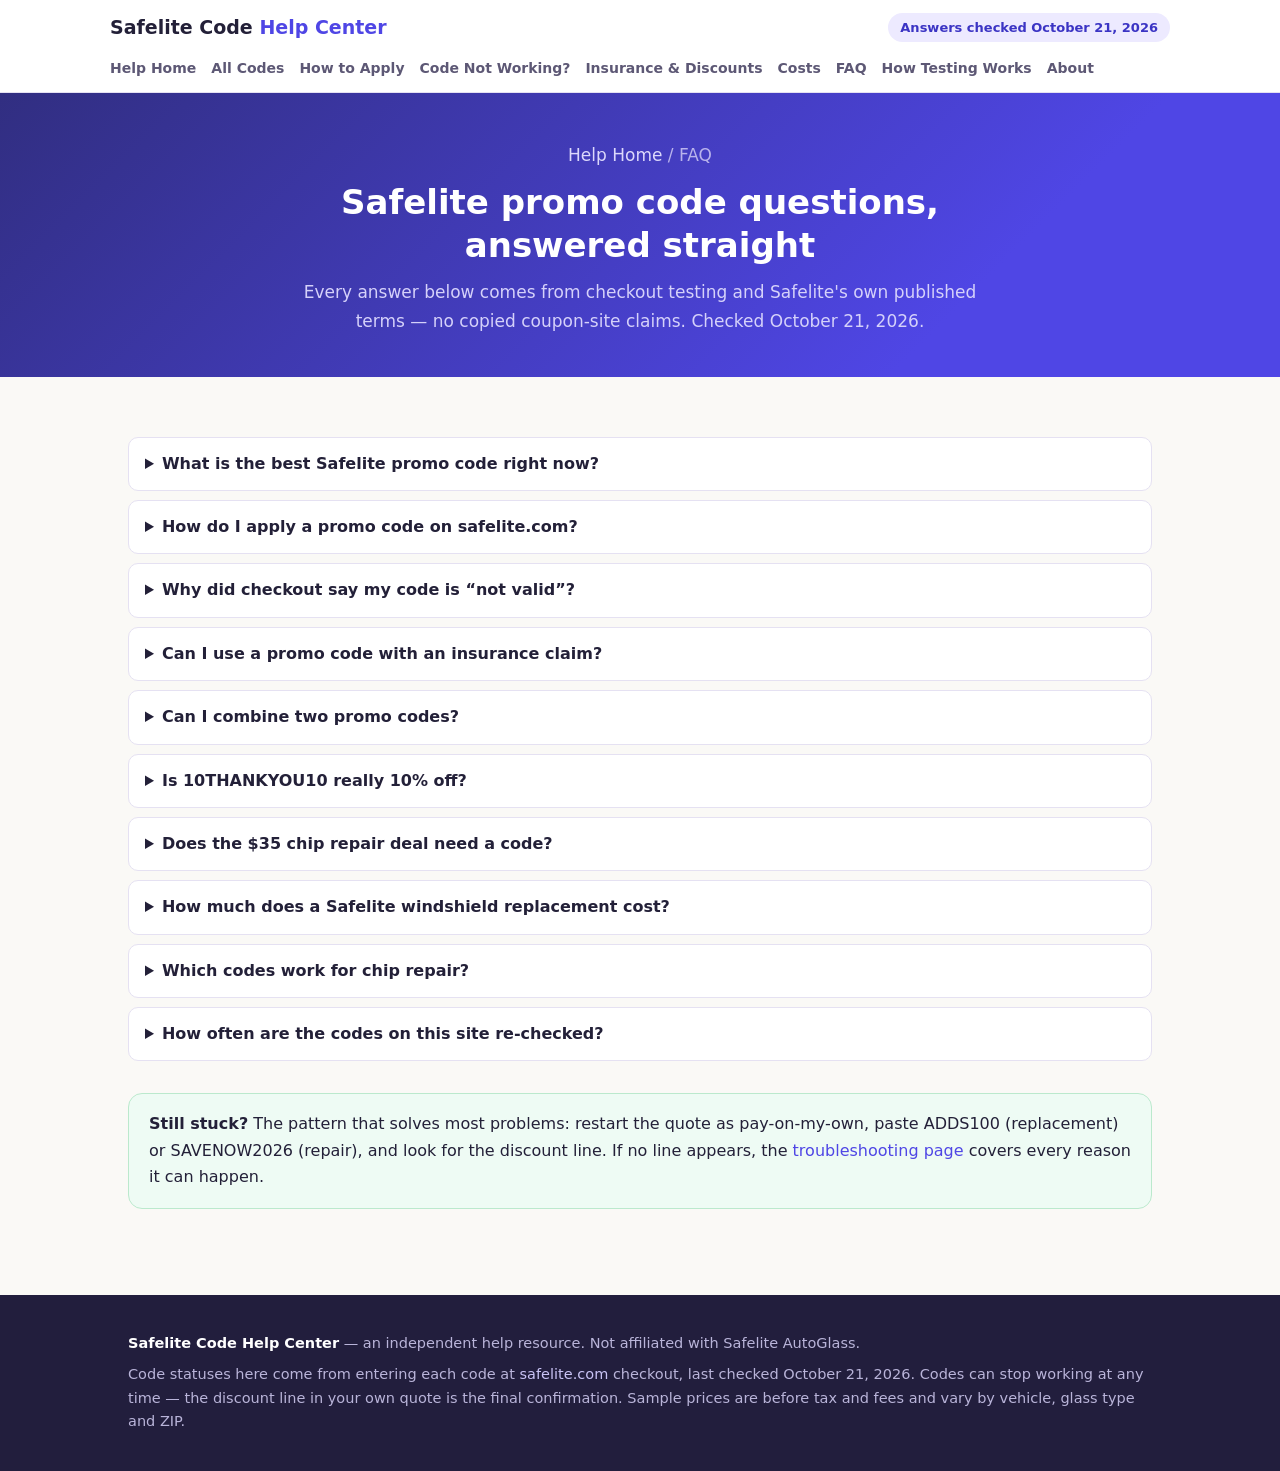
<file: faq.html>
<!DOCTYPE html>
<html lang="en"><head><meta charset="UTF-8"><meta name="viewport" content="width=device-width,initial-scale=1">
<title>Safelite Promo Code FAQ: 10 Questions, Straight Answers</title><meta name="description" content="Ten questions about Safelite promo codes answered from checkout testing: best code, insurance, stacking, the group code, the $35 repair deal, and how often codes are re-checked.">
<link rel="canonical" href="https://YOUR-SITE.netlify.app/faq.html"><meta property="og:type" content="website">
<meta property="og:title" content="Safelite Promo Code FAQ: 10 Questions, Straight Answers"><meta property="og:description" content="Ten questions about Safelite promo codes answered from checkout testing: best code, insurance, stacking, the group code, the $35 repair deal, and how often codes are re-checked.">
<meta property="og:url" content="https://YOUR-SITE.netlify.app/faq.html"><link rel="stylesheet" href="style.css"><script type="application/ld+json">{"@context": "https://schema.org", "@type": "FAQPage", "mainEntity": [{"@type": "Question", "name": "What is the best Safelite promo code right now?", "acceptedAnswer": {"@type": "Answer", "text": "ADDS100 \u2014 $100 off a windshield replacement, the largest saving confirmed at checkout on October 21, 2026. For a chip repair, the best confirmed code is SAVENOW2026 at $25 off."}}, {"@type": "Question", "name": "How do I apply a promo code on safelite.com?", "acceptedAnswer": {"@type": "Answer", "text": "Start a quote, choose \u201cpay on my own,\u201d and on the quote screen tap \u201cI have a promo code.\u201d Paste the code, apply it, and check that a discount line appears and the total drops before you book."}}, {"@type": "Question", "name": "Why did checkout say my code is \u201cnot valid\u201d?", "acceptedAnswer": {"@type": "Answer", "text": "The usual reasons: the code has stopped working, it does not match your service (repair-only vs replacement-only), or you are booking through insurance, where codes do not apply. Five widely listed codes \u2014 SAVE20SL, GLASS20, RECA35ECJPH2, REPAIR10 and AAA10SL \u2014 were rejected in the latest check."}}, {"@type": "Question", "name": "Can I use a promo code with an insurance claim?", "acceptedAnswer": {"@type": "Answer", "text": "No. Safelite's offer terms exclude insurance claims, even though a promo field appears in the insurance booking flow. Codes work when you pay on your own and schedule on safelite.com."}}, {"@type": "Question", "name": "Can I combine two promo codes?", "acceptedAnswer": {"@type": "Answer", "text": "No. Checkout accepts one code per order, so pick the single biggest code for your job \u2014 for replacement that is ADDS100, for repair SAVENOW2026."}}, {"@type": "Question", "name": "Is 10THANKYOU10 really 10% off?", "acceptedAnswer": {"@type": "Answer", "text": "Not 10% of the full price. In checkout testing it took $39.08 off a $787.63 replacement quote \u2014 about 5%, calculated on a subtotal. It is Safelite's group code for military, AAA, AARP and first responders, and eligibility is checked at the appointment."}}, {"@type": "Question", "name": "Does the $35 chip repair deal need a code?", "acceptedAnswer": {"@type": "Answer", "text": "No code is involved, but it also did not apply automatically in checkout tests on October 17 and October 21, 2026. Treat it as unconfirmed: if your own quote shows it, take it \u2014 just do not count on it."}}, {"@type": "Question", "name": "How much does a Safelite windshield replacement cost?", "acceptedAnswer": {"@type": "Answer", "text": "Quotes recorded in testing (2022 models, ZIP 30303, before tax and fees) ran from $713.06 for a Honda CR-V to $1,214.27 for a Subaru Outback. Your price depends on your vehicle, glass and ZIP \u2014 there is no public price list."}}, {"@type": "Question", "name": "Which codes work for chip repair?", "acceptedAnswer": {"@type": "Answer", "text": "SAVENOW2026 ($25 off), SAFELITEHEROREPAIR20 ($20 off), WEB15SL ($15 off) and PFF15 ($15 off) all applied to a repair quote in the latest check. SAVENOW2026 also works on replacements."}}, {"@type": "Question", "name": "How often are the codes on this site re-checked?", "acceptedAnswer": {"@type": "Answer", "text": "Every two days, each code is entered at safelite.com checkout again and the pages here are updated to match. The current answers reflect the October 21, 2026 check."}}]}</script></head>
<body><div class="topbar"><div class="wrap tbar"><a class="brand" href="index.html">Safelite Code <em>Help Center</em></a>
<span class="badge">Answers checked October 21, 2026</span><nav class="menu"><a href="index.html">Help Home</a><a href="all-codes.html">All Codes</a><a href="apply-code.html">How to Apply</a><a href="code-not-working.html">Code Not Working?</a><a href="insurance-and-discounts.html">Insurance &amp; Discounts</a><a href="costs.html">Costs</a><a href="faq.html">FAQ</a><a href="how-testing-works.html">How Testing Works</a><a href="about.html">About</a></nav></div></div><div class="hero"><div class="wrap">
<p class="crumb" style="color:#b9b3ec"><a href="index.html" style="color:#dcd8fb">Help Home</a> / FAQ</p>
<h1>Safelite promo code questions, answered straight</h1><p>Every answer below comes from checkout testing and Safelite's own published terms — no copied coupon-site claims. Checked October 21, 2026.</p></div></div><main><div class="wrap">
<section><div style="margin-top:6px"><details class="qitem"><summary>What is the best Safelite promo code right now?</summary><p>ADDS100 — $100 off a windshield replacement, the largest saving confirmed at checkout on October 21, 2026. For a chip repair, the best confirmed code is SAVENOW2026 at $25 off.</p></details>
<details class="qitem"><summary>How do I apply a promo code on safelite.com?</summary><p>Start a quote, choose “pay on my own,” and on the quote screen tap “I have a promo code.” Paste the code, apply it, and check that a discount line appears and the total drops before you book.</p></details>
<details class="qitem"><summary>Why did checkout say my code is “not valid”?</summary><p>The usual reasons: the code has stopped working, it does not match your service (repair-only vs replacement-only), or you are booking through insurance, where codes do not apply. Five widely listed codes — SAVE20SL, GLASS20, RECA35ECJPH2, REPAIR10 and AAA10SL — were rejected in the latest check.</p></details>
<details class="qitem"><summary>Can I use a promo code with an insurance claim?</summary><p>No. Safelite's offer terms exclude insurance claims, even though a promo field appears in the insurance booking flow. Codes work when you pay on your own and schedule on safelite.com.</p></details>
<details class="qitem"><summary>Can I combine two promo codes?</summary><p>No. Checkout accepts one code per order, so pick the single biggest code for your job — for replacement that is ADDS100, for repair SAVENOW2026.</p></details>
<details class="qitem"><summary>Is 10THANKYOU10 really 10% off?</summary><p>Not 10% of the full price. In checkout testing it took $39.08 off a $787.63 replacement quote — about 5%, calculated on a subtotal. It is Safelite's group code for military, AAA, AARP and first responders, and eligibility is checked at the appointment.</p></details>
<details class="qitem"><summary>Does the $35 chip repair deal need a code?</summary><p>No code is involved, but it also did not apply automatically in checkout tests on October 17 and October 21, 2026. Treat it as unconfirmed: if your own quote shows it, take it — just do not count on it.</p></details>
<details class="qitem"><summary>How much does a Safelite windshield replacement cost?</summary><p>Quotes recorded in testing (2022 models, ZIP 30303, before tax and fees) ran from $713.06 for a Honda CR-V to $1,214.27 for a Subaru Outback. Your price depends on your vehicle, glass and ZIP — there is no public price list.</p></details>
<details class="qitem"><summary>Which codes work for chip repair?</summary><p>SAVENOW2026 ($25 off), SAFELITEHEROREPAIR20 ($20 off), WEB15SL ($15 off) and PFF15 ($15 off) all applied to a repair quote in the latest check. SAVENOW2026 also works on replacements.</p></details>
<details class="qitem"><summary>How often are the codes on this site re-checked?</summary><p>Every two days, each code is entered at safelite.com checkout again and the pages here are updated to match. The current answers reflect the October 21, 2026 check.</p></details></div></section>
<section><div class="callout"><strong>Still stuck?</strong> The pattern that solves most problems: restart the quote as pay-on-my-own, paste ADDS100 (replacement) or SAVENOW2026 (repair), and look for the discount line. If no line appears, the <a href="code-not-working.html">troubleshooting page</a> covers every reason it can happen.</div></section>
</div></main><footer class="site"><div class="wrap">
<p><strong style="color:#fff">Safelite Code Help Center</strong> — an independent help resource. Not affiliated with Safelite AutoGlass.</p>
<p>Code statuses here come from entering each code at <a href="https://www.safelite.com" rel="nofollow noopener" target="_blank">safelite.com</a> checkout, last checked October 21, 2026. Codes can stop working at any time — the discount line in your own quote is the final confirmation. Sample prices are before tax and fees and vary by vehicle, glass type and ZIP.</p>
</div></footer><script src="app.js"></script></body></html>
</file>
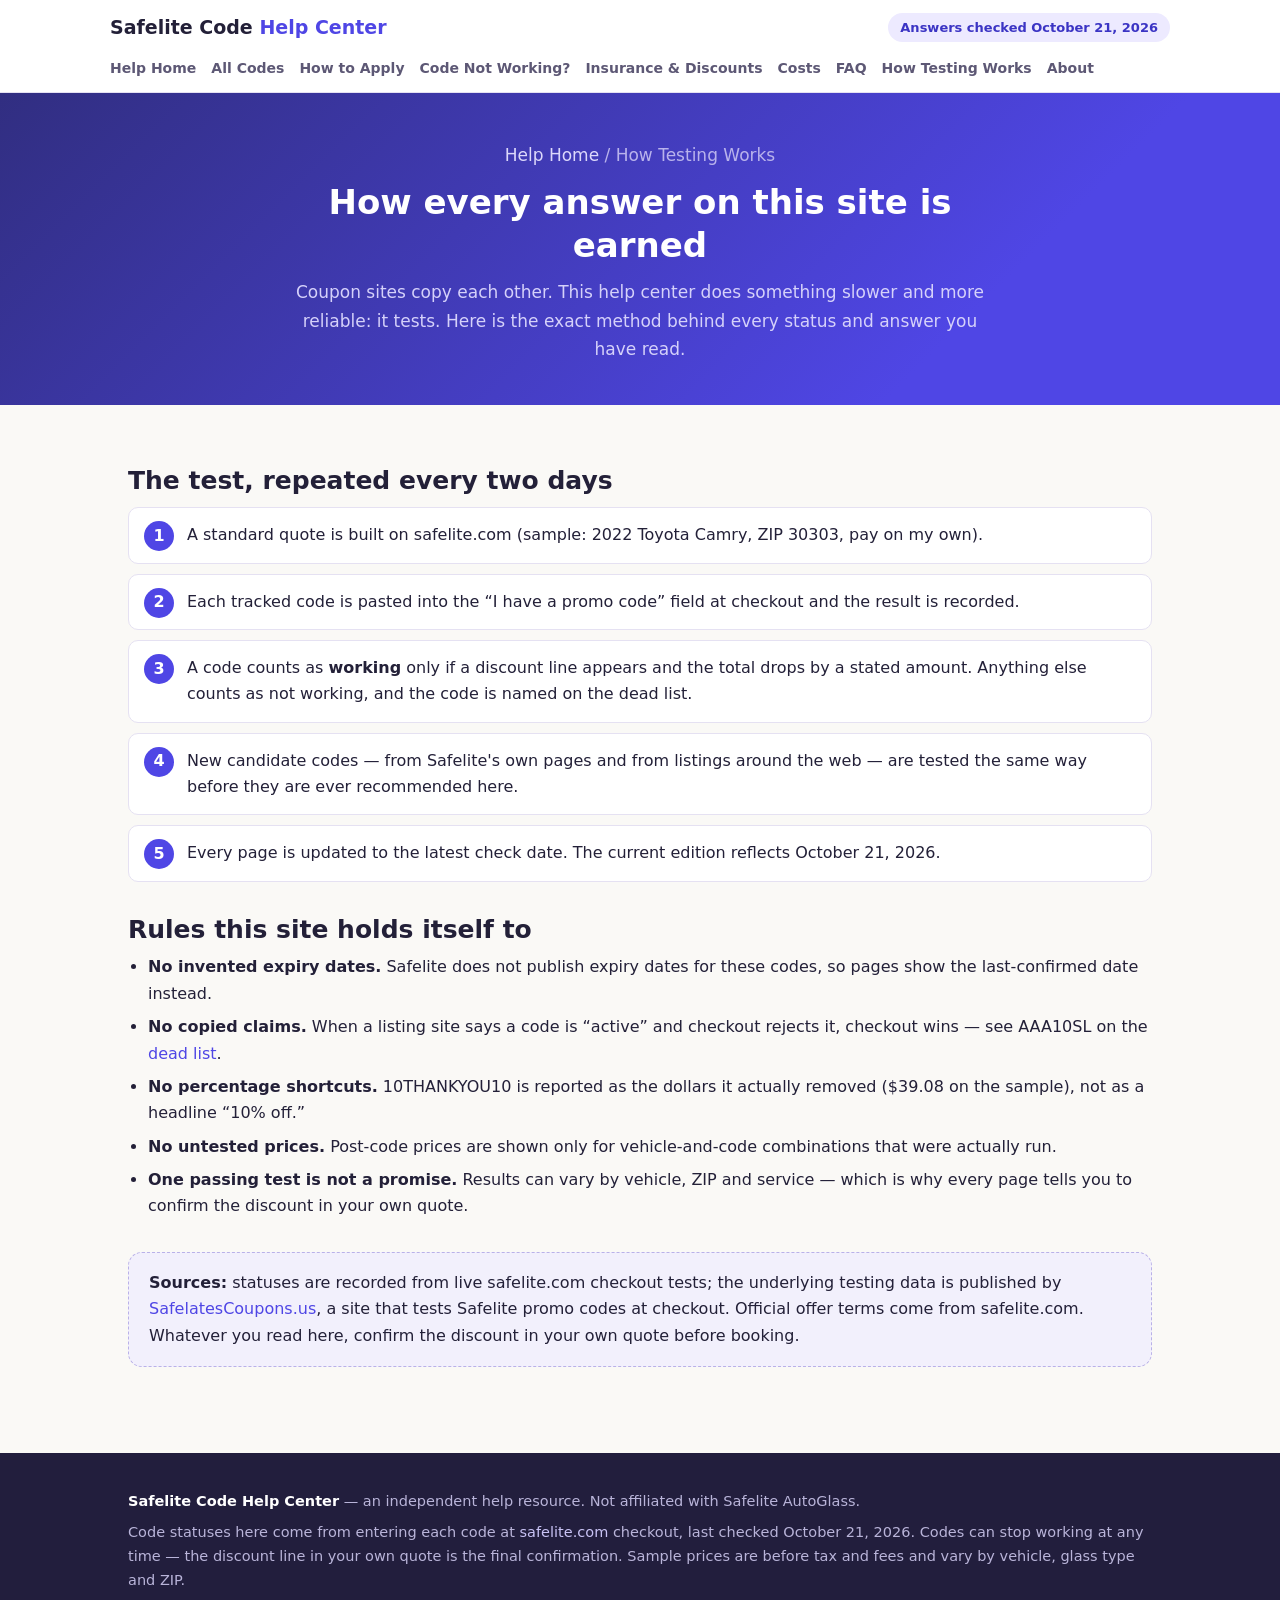
<file: how-testing-works.html>
<!DOCTYPE html>
<html lang="en"><head><meta charset="UTF-8"><meta name="viewport" content="width=device-width,initial-scale=1">
<title>How Testing Works: How Every Answer Here Is Earned</title><meta name="description" content="Method: every Safelite code is entered at safelite.com checkout every two days; a code counts as working only when a discount line appears. Dead codes are named, not hidden.">
<link rel="canonical" href="https://YOUR-SITE.netlify.app/how-testing-works.html"><meta property="og:type" content="website">
<meta property="og:title" content="How Testing Works: How Every Answer Here Is Earned"><meta property="og:description" content="Method: every Safelite code is entered at safelite.com checkout every two days; a code counts as working only when a discount line appears. Dead codes are named, not hidden.">
<meta property="og:url" content="https://YOUR-SITE.netlify.app/how-testing-works.html"><link rel="stylesheet" href="style.css"></head>
<body><div class="topbar"><div class="wrap tbar"><a class="brand" href="index.html">Safelite Code <em>Help Center</em></a>
<span class="badge">Answers checked October 21, 2026</span><nav class="menu"><a href="index.html">Help Home</a><a href="all-codes.html">All Codes</a><a href="apply-code.html">How to Apply</a><a href="code-not-working.html">Code Not Working?</a><a href="insurance-and-discounts.html">Insurance &amp; Discounts</a><a href="costs.html">Costs</a><a href="faq.html">FAQ</a><a href="how-testing-works.html">How Testing Works</a><a href="about.html">About</a></nav></div></div><div class="hero"><div class="wrap">
<p class="crumb" style="color:#b9b3ec"><a href="index.html" style="color:#dcd8fb">Help Home</a> / How Testing Works</p>
<h1>How every answer on this site is earned</h1><p>Coupon sites copy each other. This help center does something slower and more reliable: it tests. Here is the exact method behind every status and answer you have read.</p></div></div><main><div class="wrap">
<section><h2 class="sec">The test, repeated every two days</h2>
<ol class="steps">
<li>A standard quote is built on safelite.com (sample: 2022 Toyota Camry, ZIP 30303, pay on my own).</li>
<li>Each tracked code is pasted into the “I have a promo code” field at checkout and the result is recorded.</li>
<li>A code counts as <strong>working</strong> only if a discount line appears and the total drops by a stated amount. Anything else counts as not working, and the code is named on the dead list.</li>
<li>New candidate codes — from Safelite's own pages and from listings around the web — are tested the same way before they are ever recommended here.</li>
<li>Every page is updated to the latest check date. The current edition reflects October 21, 2026.</li>
</ol></section>
<section><h2 class="sec">Rules this site holds itself to</h2>
<ul class="tight">
<li><strong>No invented expiry dates.</strong> Safelite does not publish expiry dates for these codes, so pages show the last-confirmed date instead.</li>
<li><strong>No copied claims.</strong> When a listing site says a code is “active” and checkout rejects it, checkout wins — see AAA10SL on the <a href="code-not-working.html">dead list</a>.</li>
<li><strong>No percentage shortcuts.</strong> 10THANKYOU10 is reported as the dollars it actually removed ($39.08 on the sample), not as a headline “10% off.”</li>
<li><strong>No untested prices.</strong> Post-code prices are shown only for vehicle-and-code combinations that were actually run.</li>
<li><strong>One passing test is not a promise.</strong> Results can vary by vehicle, ZIP and service — which is why every page tells you to confirm the discount in your own quote.</li>
</ul></section>
<section><div class="src"><strong>Sources:</strong> statuses are recorded from live safelite.com checkout tests; the underlying testing data is published by <a href="https://safelatescoupons.us" rel="nofollow noopener" target="_blank">SafelatesCoupons.us</a>, a site that tests Safelite promo codes at checkout. Official offer terms come from safelite.com. Whatever you read here, confirm the discount in your own quote before booking.</div></section>
</div></main><footer class="site"><div class="wrap">
<p><strong style="color:#fff">Safelite Code Help Center</strong> — an independent help resource. Not affiliated with Safelite AutoGlass.</p>
<p>Code statuses here come from entering each code at <a href="https://www.safelite.com" rel="nofollow noopener" target="_blank">safelite.com</a> checkout, last checked October 21, 2026. Codes can stop working at any time — the discount line in your own quote is the final confirmation. Sample prices are before tax and fees and vary by vehicle, glass type and ZIP.</p>
</div></footer><script src="app.js"></script></body></html>
</file>
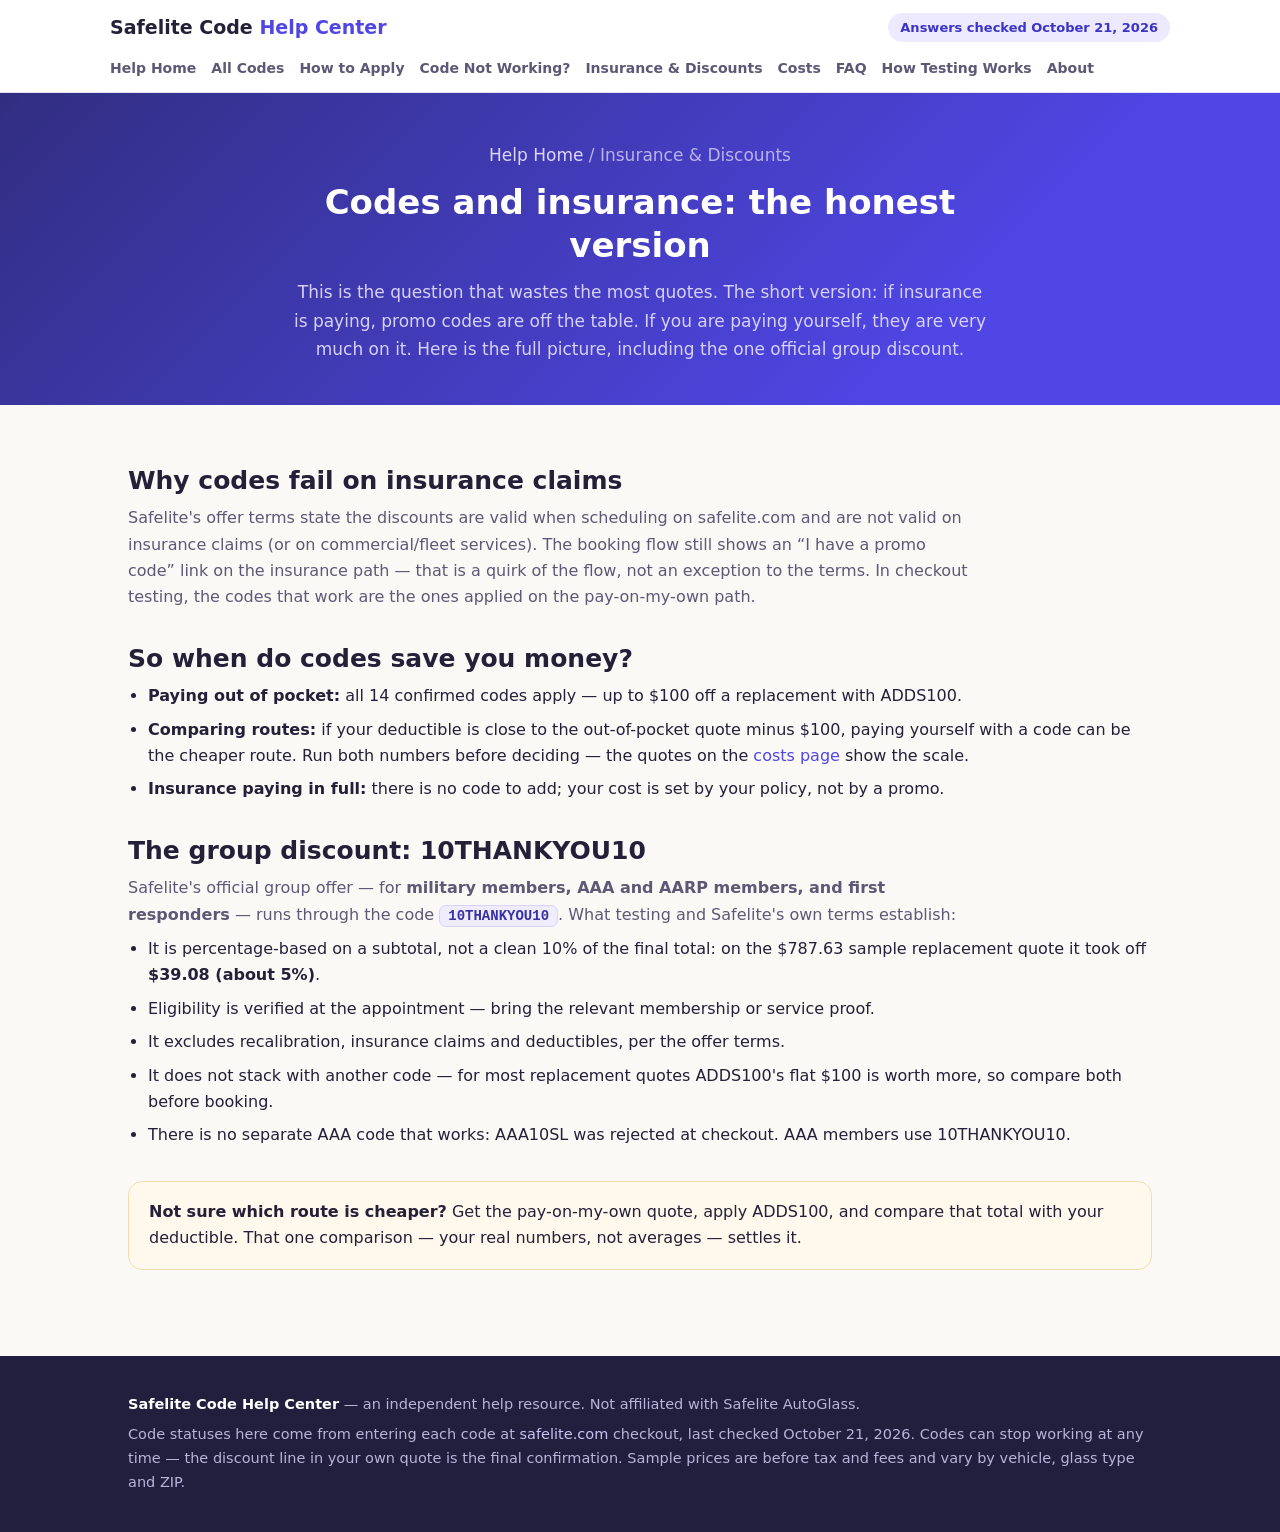
<file: insurance-and-discounts.html>
<!DOCTYPE html>
<html lang="en"><head><meta charset="UTF-8"><meta name="viewport" content="width=device-width,initial-scale=1">
<title>Safelite Promo Codes &amp; Insurance: What Works and What Does Not</title><meta name="description" content="Promo codes are not valid on Safelite insurance claims. How pay-on-your-own discounts work instead, and how the military, AAA, AARP and first-responder group code 10THANKYOU10 works.">
<link rel="canonical" href="https://YOUR-SITE.netlify.app/insurance-and-discounts.html"><meta property="og:type" content="website">
<meta property="og:title" content="Safelite Promo Codes &amp; Insurance: What Works and What Does Not"><meta property="og:description" content="Promo codes are not valid on Safelite insurance claims. How pay-on-your-own discounts work instead, and how the military, AAA, AARP and first-responder group code 10THANKYOU10 works.">
<meta property="og:url" content="https://YOUR-SITE.netlify.app/insurance-and-discounts.html"><link rel="stylesheet" href="style.css"></head>
<body><div class="topbar"><div class="wrap tbar"><a class="brand" href="index.html">Safelite Code <em>Help Center</em></a>
<span class="badge">Answers checked October 21, 2026</span><nav class="menu"><a href="index.html">Help Home</a><a href="all-codes.html">All Codes</a><a href="apply-code.html">How to Apply</a><a href="code-not-working.html">Code Not Working?</a><a href="insurance-and-discounts.html">Insurance &amp; Discounts</a><a href="costs.html">Costs</a><a href="faq.html">FAQ</a><a href="how-testing-works.html">How Testing Works</a><a href="about.html">About</a></nav></div></div><div class="hero"><div class="wrap">
<p class="crumb" style="color:#b9b3ec"><a href="index.html" style="color:#dcd8fb">Help Home</a> / Insurance &amp; Discounts</p>
<h1>Codes and insurance: the honest version</h1><p>This is the question that wastes the most quotes. The short version: if insurance is paying, promo codes are off the table. If you are paying yourself, they are very much on it. Here is the full picture, including the one official group discount.</p></div></div><main><div class="wrap">
<section><h2 class="sec">Why codes fail on insurance claims</h2>
<p class="sub">Safelite's offer terms state the discounts are valid when scheduling on safelite.com and are not valid on insurance claims (or on commercial/fleet services). The booking flow still shows an “I have a promo code” link on the insurance path — that is a quirk of the flow, not an exception to the terms. In checkout testing, the codes that work are the ones applied on the pay-on-my-own path.</p></section>
<section><h2 class="sec">So when do codes save you money?</h2>
<ul class="tight">
<li><strong>Paying out of pocket:</strong> all 14 confirmed codes apply — up to $100 off a replacement with ADDS100.</li>
<li><strong>Comparing routes:</strong> if your deductible is close to the out-of-pocket quote minus $100, paying yourself with a code can be the cheaper route. Run both numbers before deciding — the quotes on the <a href="costs.html">costs page</a> show the scale.</li>
<li><strong>Insurance paying in full:</strong> there is no code to add; your cost is set by your policy, not by a promo.</li>
</ul></section>
<section><h2 class="sec">The group discount: 10THANKYOU10</h2>
<p class="sub">Safelite's official group offer — for <strong>military members, AAA and AARP members, and first responders</strong> — runs through the code <code class="pill">10THANKYOU10</code>. What testing and Safelite's own terms establish:</p>
<ul class="tight">
<li>It is percentage-based on a subtotal, not a clean 10% of the final total: on the $787.63 sample replacement quote it took off <strong>$39.08 (about 5%)</strong>.</li>
<li>Eligibility is verified at the appointment — bring the relevant membership or service proof.</li>
<li>It excludes recalibration, insurance claims and deductibles, per the offer terms.</li>
<li>It does not stack with another code — for most replacement quotes ADDS100's flat $100 is worth more, so compare both before booking.</li>
<li>There is no separate AAA code that works: AAA10SL was rejected at checkout. AAA members use 10THANKYOU10.</li>
</ul></section>
<section><div class="warn"><strong>Not sure which route is cheaper?</strong> Get the pay-on-my-own quote, apply ADDS100, and compare that total with your deductible. That one comparison — your real numbers, not averages — settles it.</div></section>
</div></main><footer class="site"><div class="wrap">
<p><strong style="color:#fff">Safelite Code Help Center</strong> — an independent help resource. Not affiliated with Safelite AutoGlass.</p>
<p>Code statuses here come from entering each code at <a href="https://www.safelite.com" rel="nofollow noopener" target="_blank">safelite.com</a> checkout, last checked October 21, 2026. Codes can stop working at any time — the discount line in your own quote is the final confirmation. Sample prices are before tax and fees and vary by vehicle, glass type and ZIP.</p>
</div></footer><script src="app.js"></script></body></html>
</file>
<file: style.css>
:root{--ink:#232038;--mut:#5d5875;--bg:#faf9f6;--card:#fff;--line:#e5e1f2;
--ind:#4f46e5;--ind-d:#3b34c4;--vio:#edeaff;--teal:#0e7490;--amber:#b45309;
--red:#dc2626;--green:#0e9f6e;--radius:14px}
*{box-sizing:border-box;margin:0;padding:0}
body{font-family:'Segoe UI',system-ui,-apple-system,Arial,sans-serif;color:var(--ink);background:var(--bg);line-height:1.65}
a{color:var(--ind);text-decoration:none}a:hover{text-decoration:underline}
.wrap{max-width:1060px;margin:0 auto;padding:0 18px}
.topbar{background:#fff;border-bottom:1px solid var(--line);position:sticky;top:0;z-index:50}
.tbar{display:flex;align-items:center;justify-content:space-between;gap:14px;padding:12px 0;flex-wrap:wrap}
.brand{font-size:19px;font-weight:800;color:var(--ink)}.brand em{font-style:normal;color:var(--ind)}
nav.menu{display:flex;gap:15px;flex-wrap:wrap;font-size:14px}
nav.menu a{color:var(--mut);font-weight:600}
.badge{display:inline-flex;align-items:center;gap:7px;font-size:13px;font-weight:700;color:var(--ind-d);background:var(--vio);border-radius:99px;padding:4px 12px}
.hero{background:linear-gradient(135deg,#312e81 0%,#4f46e5 75%);color:#fff;padding:48px 0 42px;text-align:center}
.hero h1{font-size:34px;line-height:1.25;max-width:760px;margin:12px auto}
.hero p{color:#d5d1fa;max-width:700px;font-size:17px;margin:0 auto}
.searchbar{max-width:620px;margin:22px auto 6px;display:flex;background:#fff;border-radius:12px;overflow:hidden;box-shadow:0 10px 30px rgba(20,16,60,.25)}
.searchbar input{flex:1;border:0;padding:14px 16px;font-size:16px;color:var(--ink);outline:none}
.searchbar span{display:flex;align-items:center;padding:0 16px;color:var(--mut);font-size:14px;font-weight:600}
main{padding:28px 0 10px}
section{margin:32px 0}
h2.sec{font-size:25px;margin-bottom:8px;line-height:1.3}
p.sub{color:var(--mut);max-width:840px}
.topics{display:grid;grid-template-columns:repeat(auto-fit,minmax(300px,1fr));gap:14px;margin-top:16px}
.topic{background:var(--card);border:1px solid var(--line);border-radius:var(--radius);padding:20px}
.topic .ic{font-size:24px}
.topic h3{font-size:18px;margin:8px 0 5px}
.topic p{color:var(--mut);font-size:15px}
.topic a{font-weight:700;font-size:15px}
.qabox{background:#fff;border:1px solid var(--line);border-left:5px solid var(--ind);border-radius:var(--radius);padding:20px 22px}
.board{background:#fff;border:1px solid var(--line);border-radius:var(--radius);overflow-x:auto}
table{width:100%;border-collapse:collapse;font-size:15px}
th{background:#f2f0fc;text-align:left;padding:11px 12px;font-size:13px;text-transform:uppercase;letter-spacing:.4px;color:var(--mut)}
td{padding:11px 12px;border-top:1px solid var(--line);vertical-align:top}
tr.hl td{background:#f5f8ff}
code.pill{background:#efedfd;border:1px solid #d9d4f7;color:#3730a3;border-radius:7px;padding:2px 8px;font-weight:700;font-size:14px;white-space:nowrap}
.tag{display:inline-block;background:#fef3c7;color:#92400e;border-radius:99px;font-size:11.5px;font-weight:700;padding:1px 8px;margin-left:5px;vertical-align:middle}
.save{font-weight:800;color:var(--ind-d);white-space:nowrap}
.copybtn{background:var(--ind);color:#fff;border:0;border-radius:8px;padding:6px 14px;font-size:13.5px;font-weight:700;cursor:pointer;margin-top:6px}
.copybtn:hover{background:var(--ind-d)}.copybtn.done{background:var(--green)}
details{background:#fff;border:1px solid var(--line);border-radius:10px;padding:13px 16px;margin:9px 0}
summary{font-weight:700;cursor:pointer}
details p{color:var(--mut);margin-top:7px}
.steps{counter-reset:st;list-style:none;margin-top:10px}
.steps li{background:#fff;border:1px solid var(--line);border-radius:10px;padding:14px 16px 14px 58px;position:relative;margin:10px 0}
.steps li:before{counter-increment:st;content:counter(st);position:absolute;left:15px;top:13px;width:30px;height:30px;border-radius:50%;background:var(--ind);color:#fff;font-weight:800;display:flex;align-items:center;justify-content:center}
ul.tight{margin:8px 0 0 20px}ul.tight li{margin:7px 0}
.callout{background:#eefbf4;border:1px solid #bbe9cd;border-radius:var(--radius);padding:17px 20px}
.warn{background:#fff8ec;border:1px solid #f3ddae;border-radius:var(--radius);padding:17px 20px}
.src{background:#f2f0fc;border:1px dashed #b9b1e8;border-radius:var(--radius);padding:17px 20px}
.crumb{font-size:14px}
.hgrid{display:grid;grid-template-columns:repeat(auto-fit,minmax(230px,1fr));gap:12px;margin-top:14px}
.hstat{background:#fff;border:1px solid var(--line);border-radius:var(--radius);padding:16px;text-align:center}
.hstat b{display:block;font-size:24px;color:var(--ind-d)}.hstat span{font-size:13px;color:var(--mut)}
footer.site{background:#221e3d;color:#b9b4d9;padding:30px 0;margin-top:44px;font-size:14.5px}
footer.site a{color:#c9c3f5}
footer.site p{margin:7px 0}
.qitem.hide{display:none}
@media(max-width:640px){.hero h1{font-size:27px}table{font-size:14px}}
</file>
